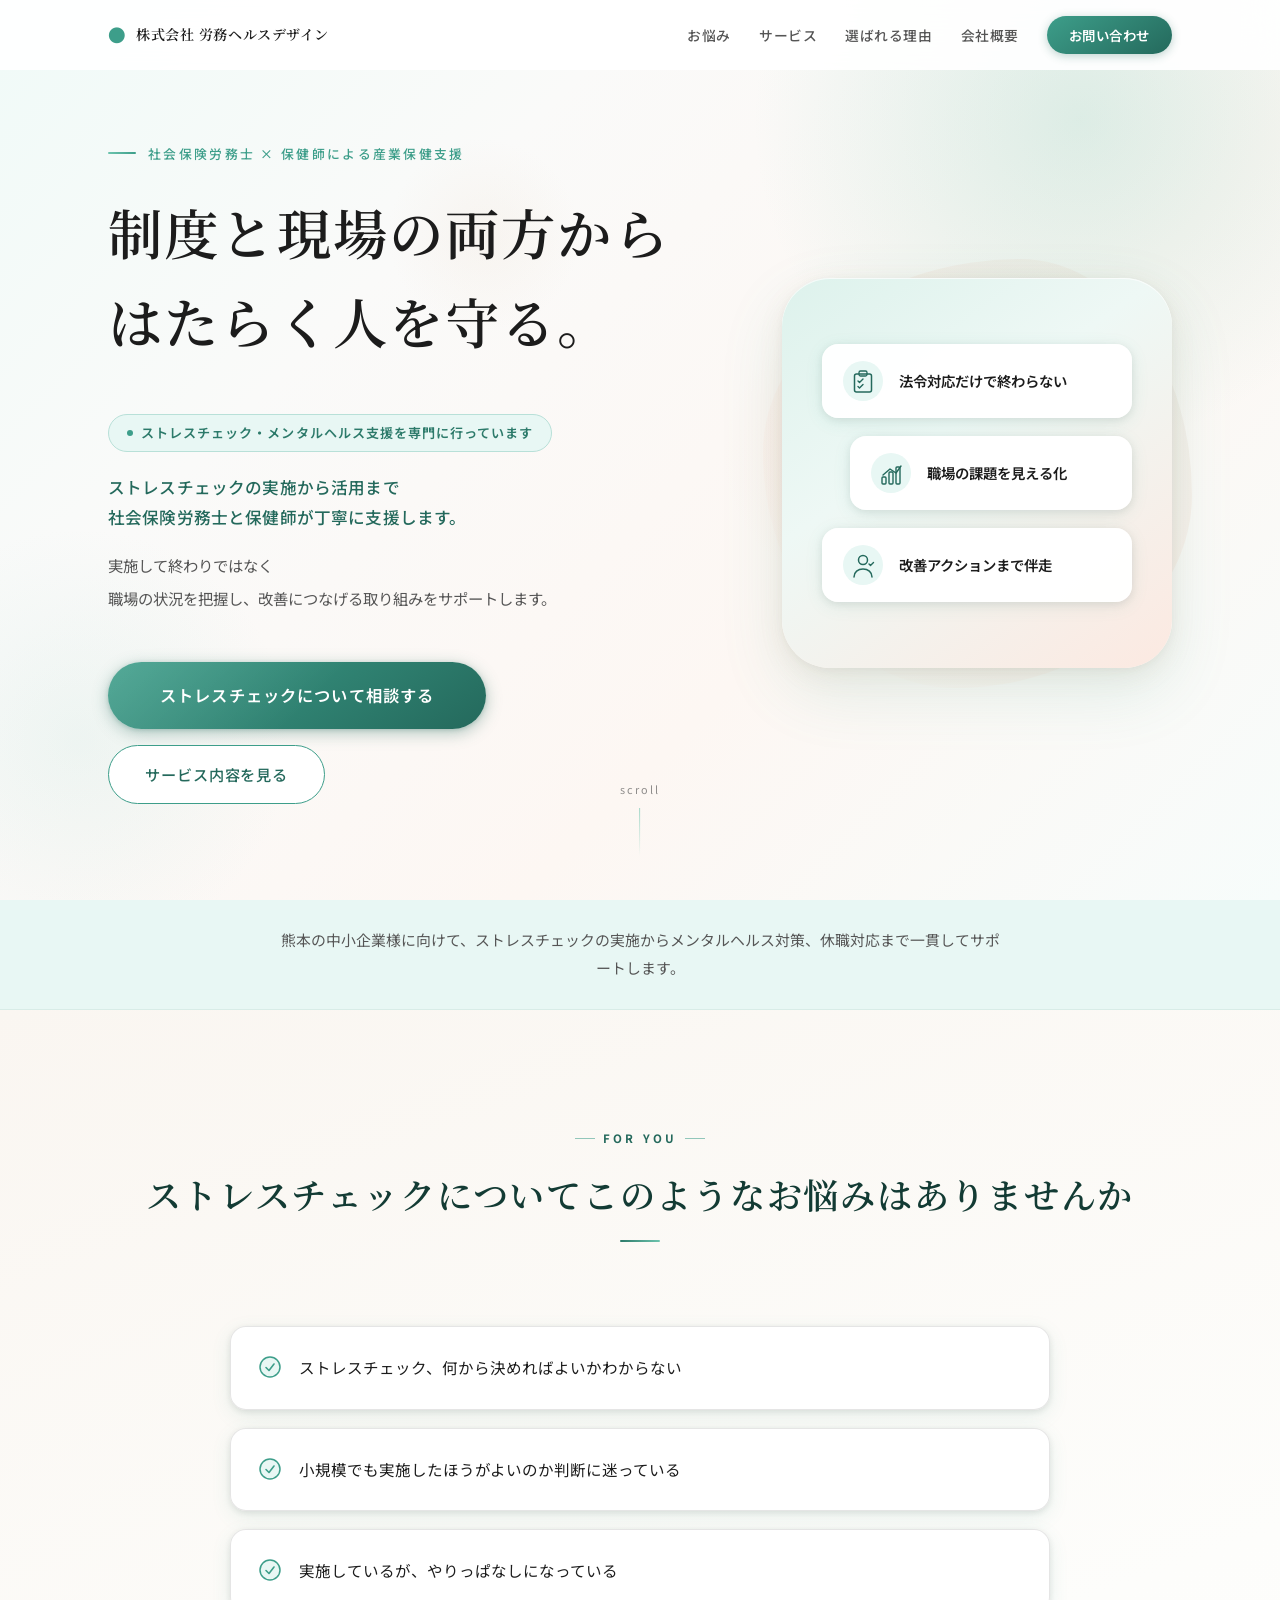
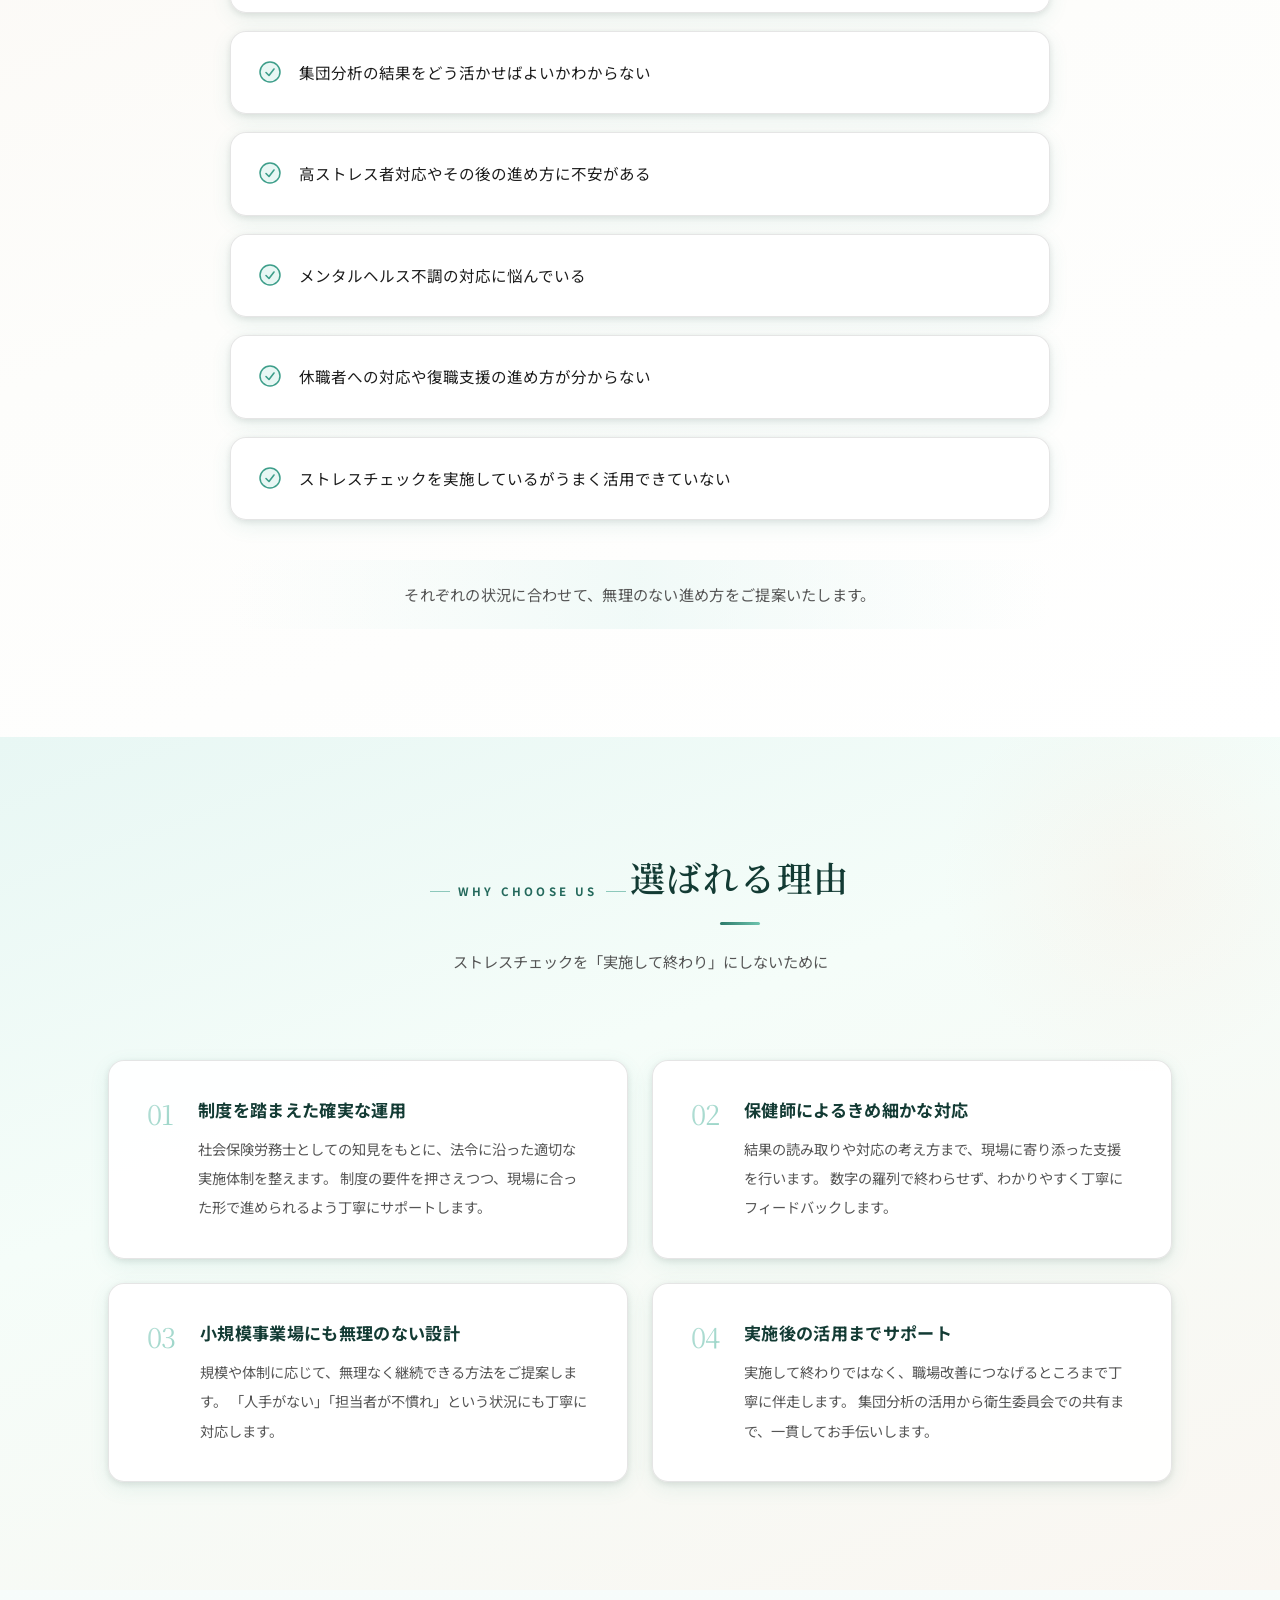
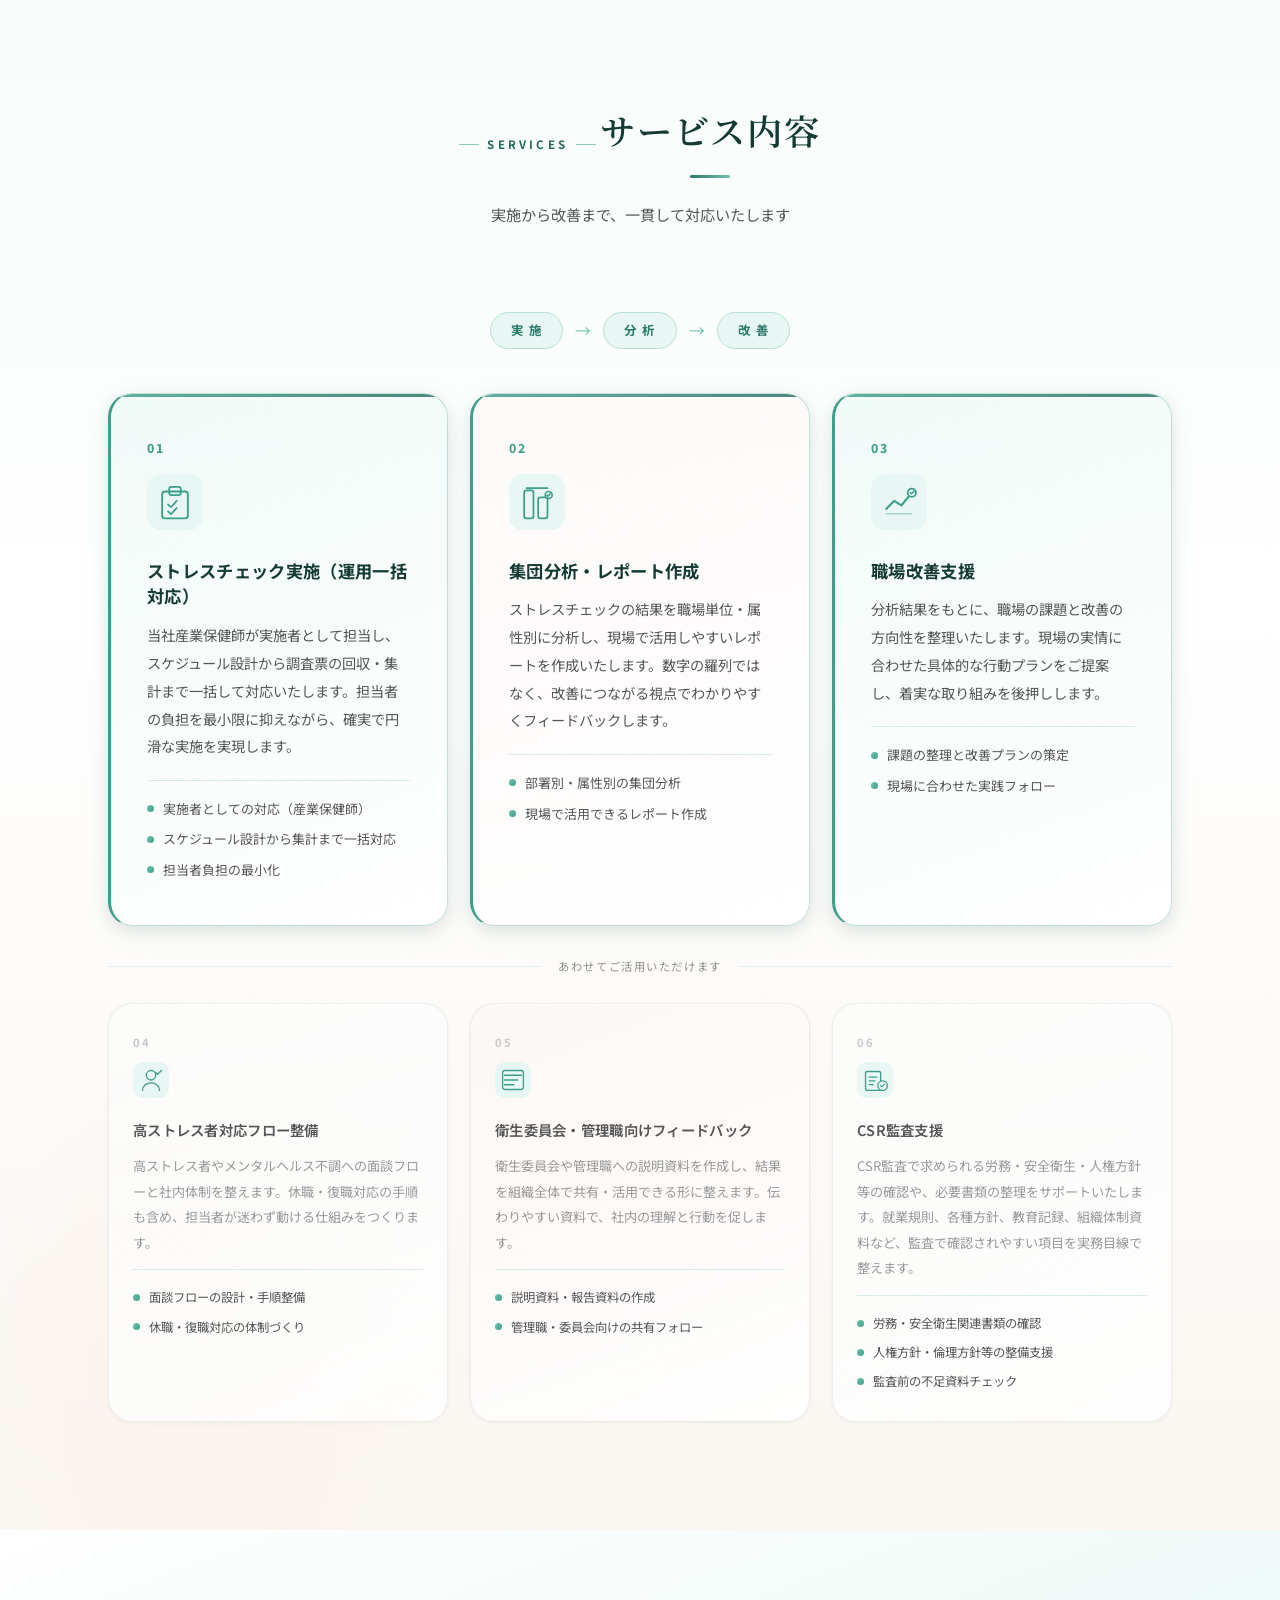
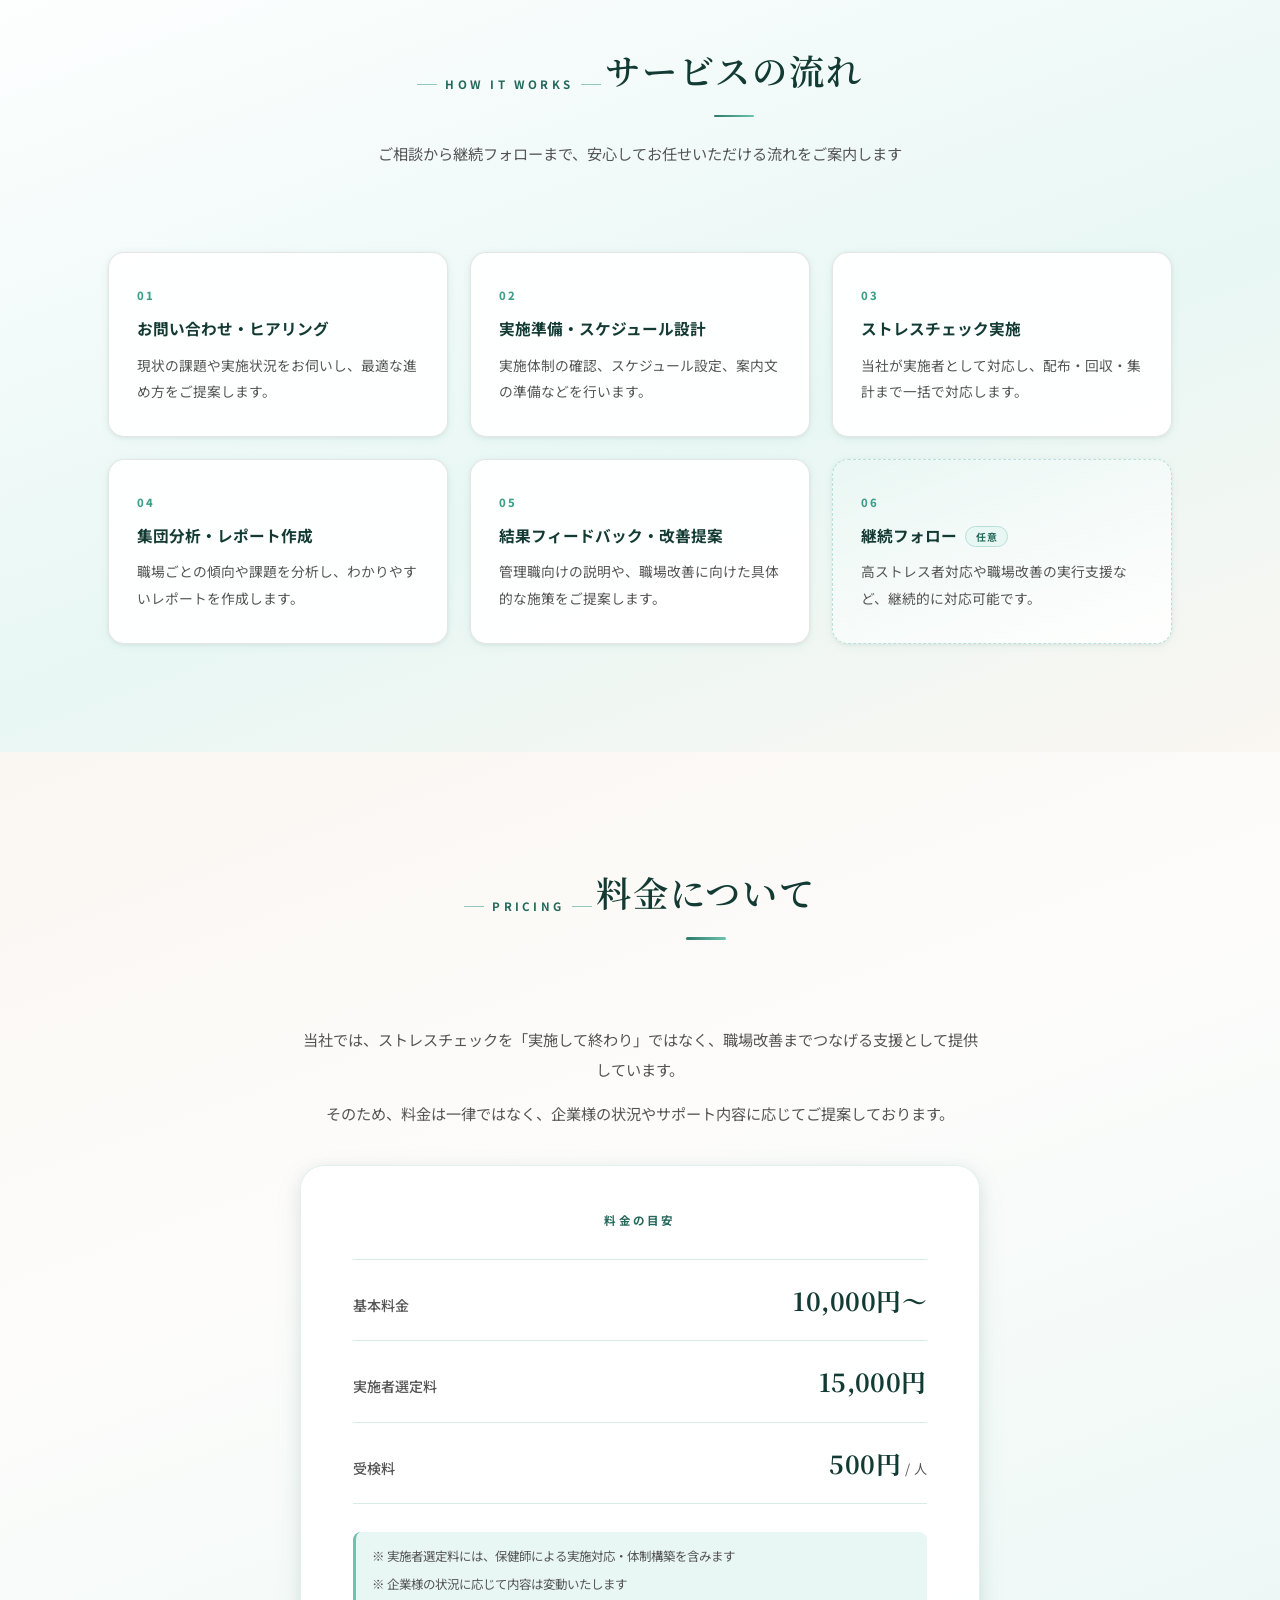
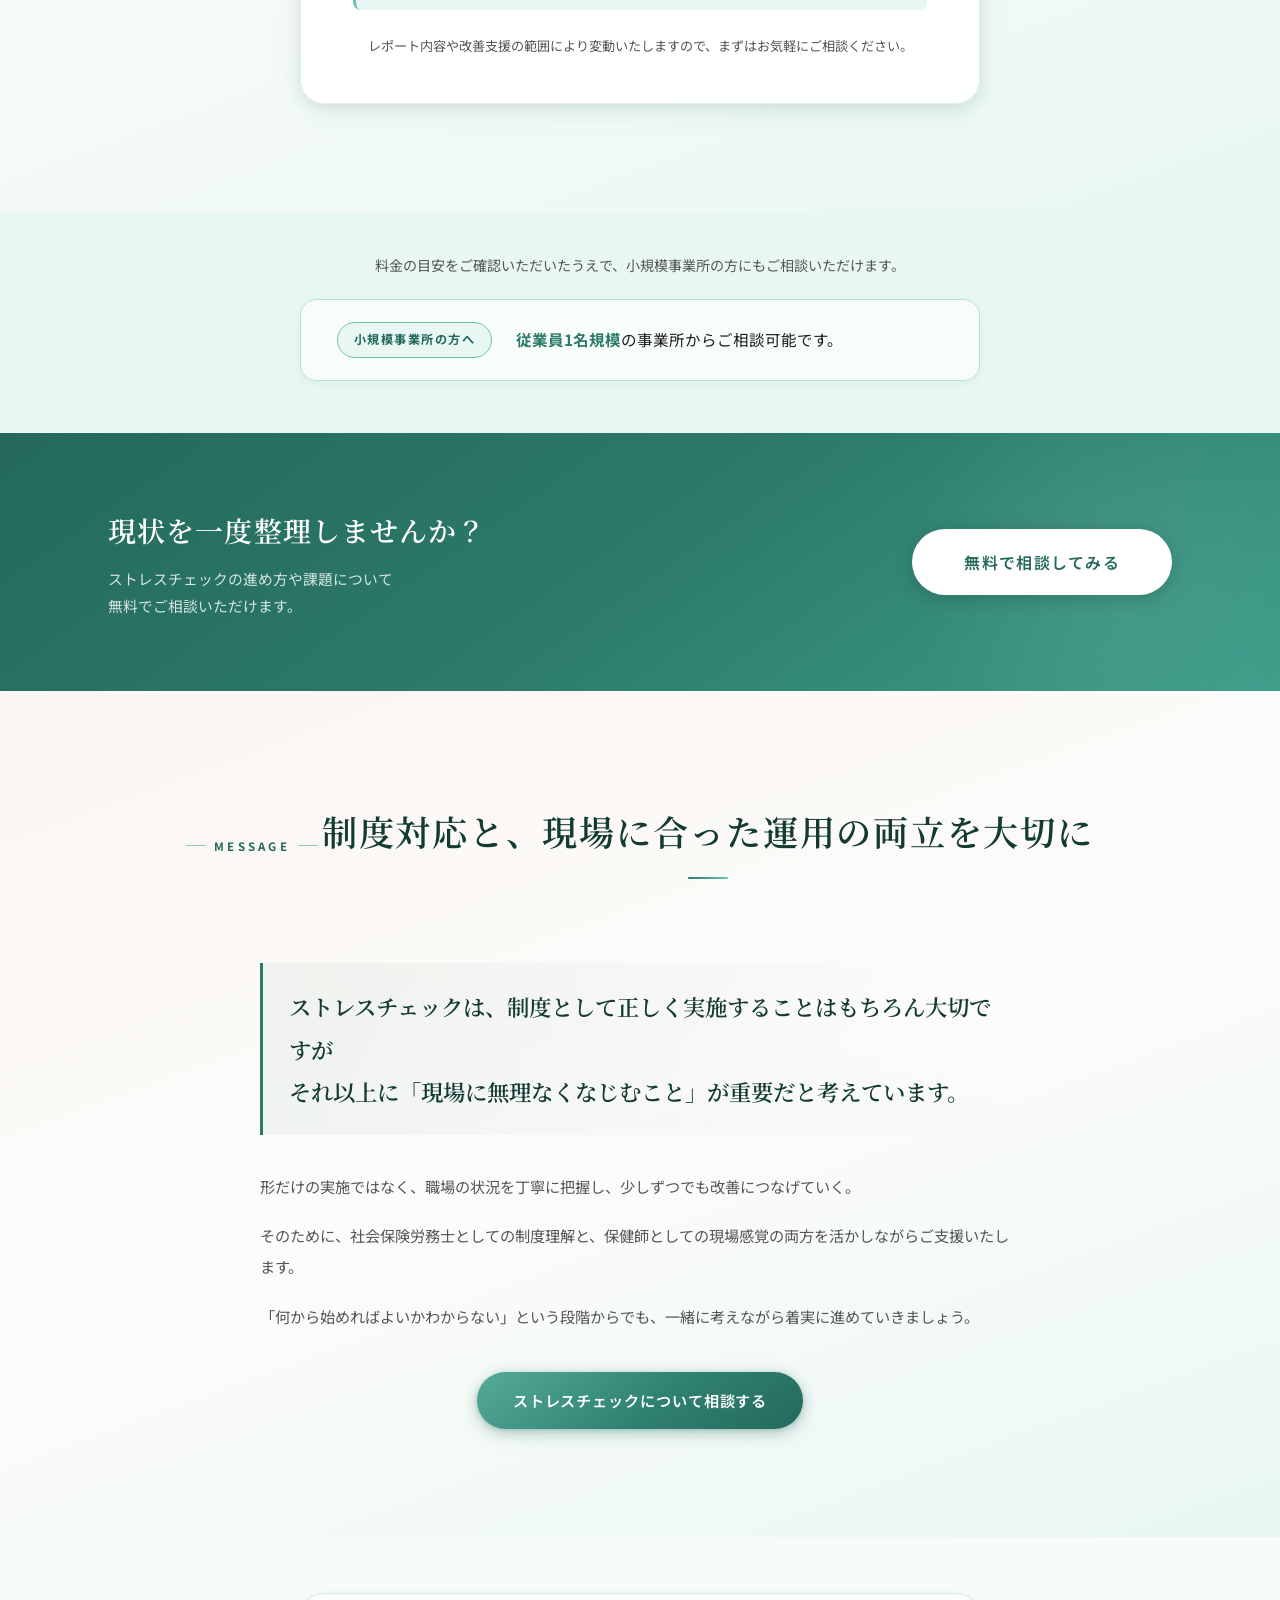
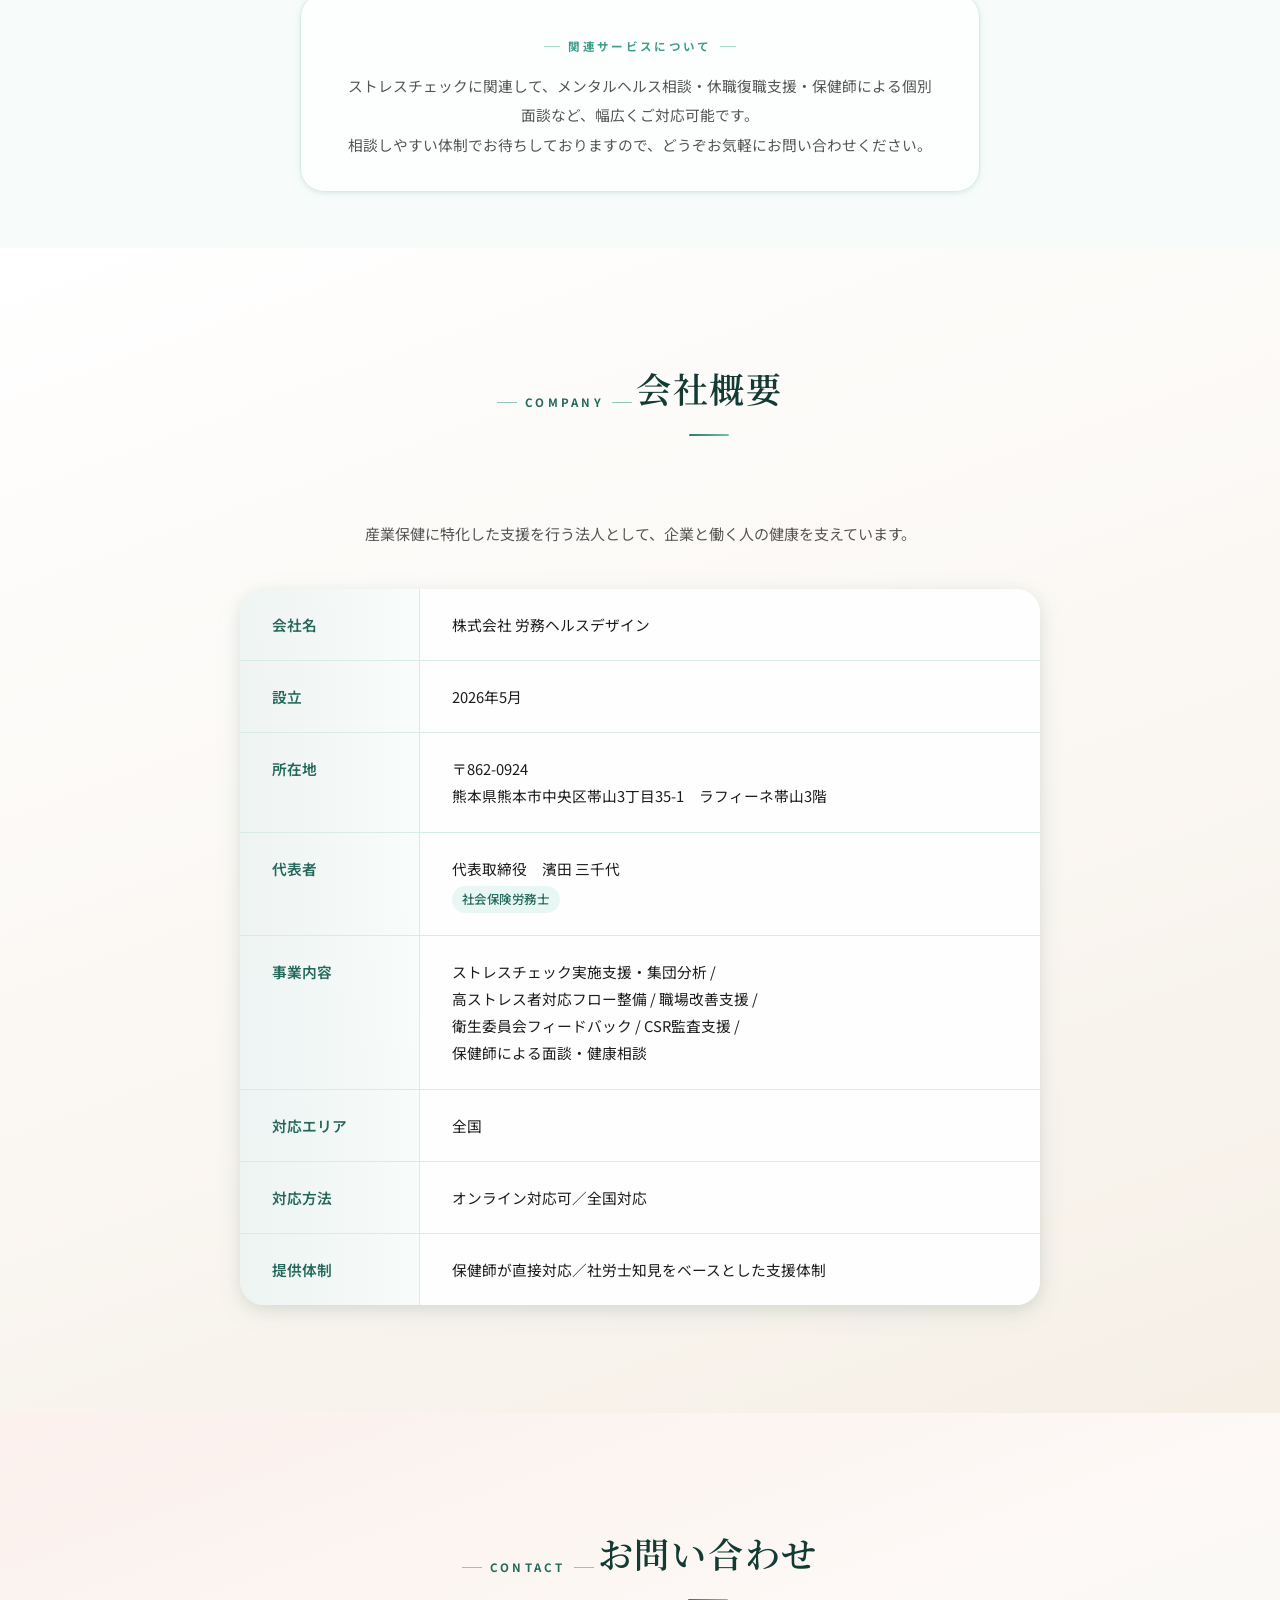
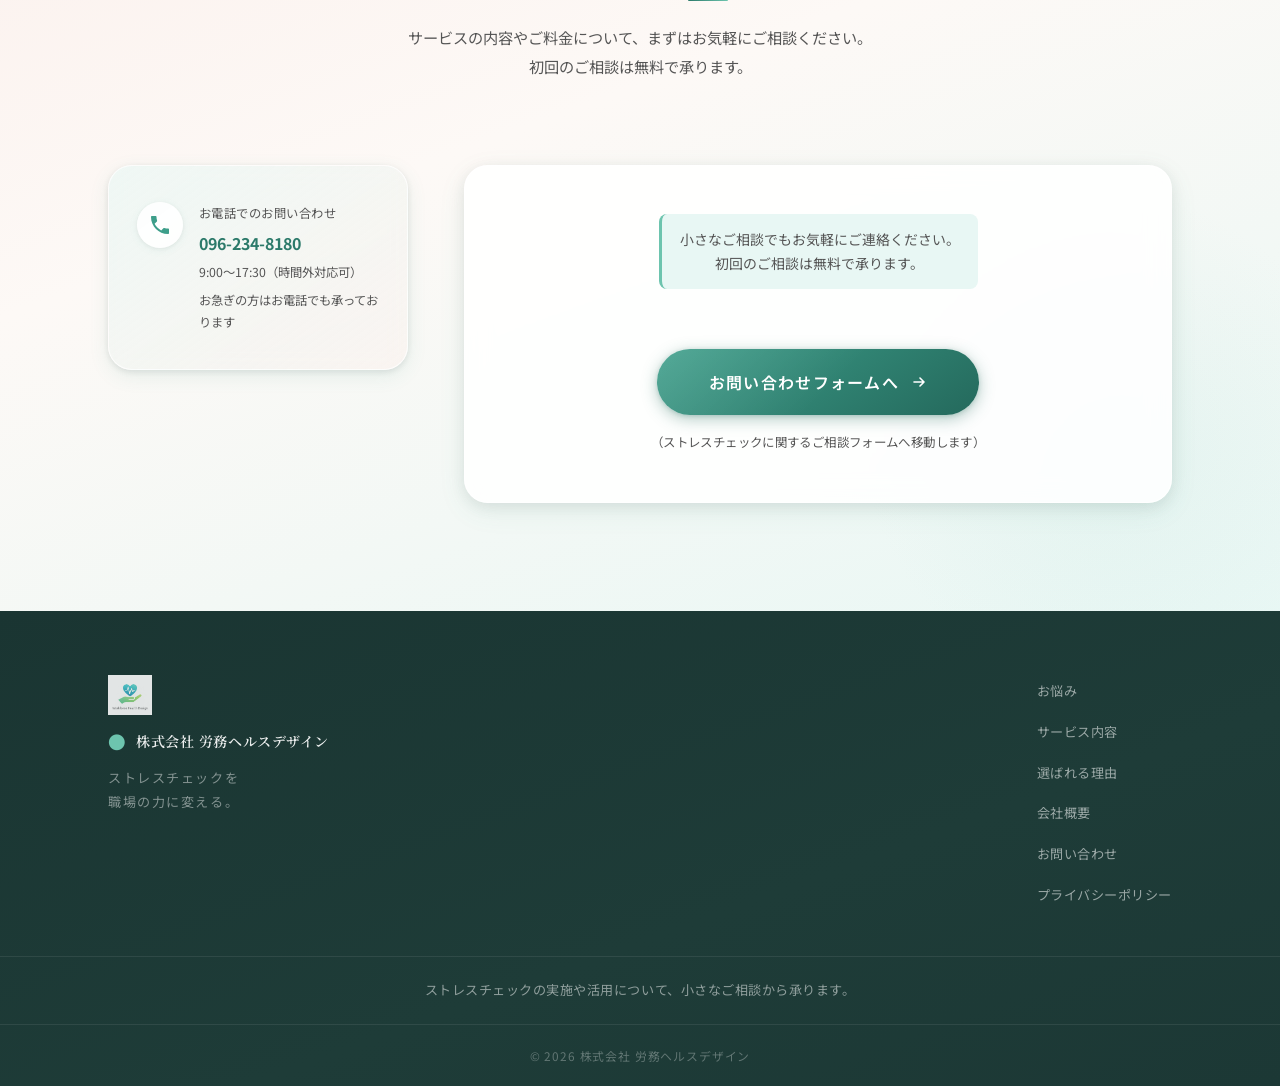
<file: index.html>
<!DOCTYPE html>
<html lang="ja">
<head>
  <meta charset="UTF-8" />
  <meta name="viewport" content="width=device-width, initial-scale=1.0" />
  <title>熊本の中小企業向けストレスチェック｜相談しやすい労務ヘルスデザイン</title>
  <meta name="description" content="熊本の中小企業様向けにストレスチェックの実施支援を行っています。メンタルヘルスや休職対応、CSR監査支援まで、相談しやすい体制でサポートします。" />

  <!-- OGP -->
  <meta property="og:type" content="website" />
  <meta property="og:site_name" content="株式会社 労務ヘルスデザイン" />
  <meta property="og:title" content="熊本の中小企業向けストレスチェック｜相談しやすい労務ヘルスデザイン" />
  <meta property="og:description" content="熊本の中小企業様向けにストレスチェックの実施支援を行っています。メンタルヘルスや休職対応、CSR監査支援まで、相談しやすい体制でサポートします。" />
  <meta property="og:url" content="https://health-design-site.vercel.app/" />

  <!-- Twitter Card -->
  <meta name="twitter:card" content="summary_large_image" />
  <meta name="twitter:title" content="熊本の中小企業向けストレスチェック｜相談しやすい労務ヘルスデザイン" />
  <meta name="twitter:description" content="熊本の中小企業様向けにストレスチェックの実施支援を行っています。メンタルヘルスや休職対応、CSR監査支援まで、相談しやすい体制でサポートします。" />

  <link rel="preconnect" href="https://fonts.googleapis.com" />
  <link rel="preconnect" href="https://fonts.gstatic.com" crossorigin />
  <link href="https://fonts.googleapis.com/css2?family=Noto+Sans+JP:wght@300;400;500;700&family=Noto+Serif+JP:wght@300;400;600&display=swap" rel="stylesheet" />
  <link rel="stylesheet" href="style.css" />
</head>
<body>

  <!-- ===== HEADER / NAV ===== -->
  <header class="header" id="header">
    <div class="container header__inner">
      <a href="#top" class="logo">
        <span class="logo__mark">●</span>
        <span class="logo__text">株式会社 労務ヘルスデザイン</span>
      </a>
      <nav class="nav" id="nav">
        <ul class="nav__list">
          <li><a href="#concerns" class="nav__link">お悩み</a></li>
          <li><a href="#services" class="nav__link">サービス</a></li>
          <li><a href="#reasons" class="nav__link">選ばれる理由</a></li>
          <li><a href="#company" class="nav__link">会社概要</a></li>
          <li><a href="#contact" class="nav__link nav__link--cta">お問い合わせ</a></li>
        </ul>
      </nav>
      <button class="hamburger" id="hamburger" aria-label="メニューを開く">
        <span></span><span></span><span></span>
      </button>
    </div>
  </header>

  <!-- ===== HERO ===== -->
  <section class="hero" id="top">
    <div class="hero__bg">
      <div class="hero__circle hero__circle--1"></div>
      <div class="hero__circle hero__circle--2"></div>
      <div class="hero__circle hero__circle--3"></div>
      <div class="hero__circle hero__circle--4"></div>
    </div>
    <div class="container hero__inner">
      <div class="hero__content">
        <p class="hero__eyebrow">社会保険労務士 × 保健師による産業保健支援</p>
        <h1 class="hero__title">
          <span class="hero__title-line">制度と現場の両方から</span><br />
          <span class="hero__title-line">はたらく人を守る。</span>
        </h1>
        <p class="hero__specialist">ストレスチェック・メンタルヘルス支援を専門に行っています</p>
        <p class="hero__subcopy">
          ストレスチェックの実施から活用まで<br />
          社会保険労務士と保健師が丁寧に支援します。
        </p>
        <p class="hero__desc">
          実施して終わりではなく<br class="pc-only" />
          職場の状況を把握し、改善につなげる取り組みをサポートします。
        </p>
        <div class="hero__actions">
          <a href="#contact" class="btn btn--primary">ストレスチェックについて相談する</a>
          <a href="#services" class="btn btn--outline">サービス内容を見る</a>
        </div>
      </div>
      <div class="hero__visual">
        <div class="hero__img-wrap">
          <div class="hero__img-placeholder">
            <div class="hero__icon-group">
              <!-- ① ストレスチェック実施 -->
              <div class="hero__icon-badge">
                <svg width="40" height="40" viewBox="0 0 40 40" fill="none" aria-hidden="true">
                  <circle cx="20" cy="20" r="20" fill="#E8F7F4"/>
                  <rect x="11.5" y="13" width="17" height="18" rx="2" stroke="#24695C" stroke-width="1.5"/>
                  <rect x="16" y="10" width="8" height="5" rx="1.5" stroke="#24695C" stroke-width="1.3"/>
                  <path d="M15 20l1.5 1.5 3.5-3.5" stroke="#24695C" stroke-width="1.4" stroke-linecap="round" stroke-linejoin="round"/>
                  <path d="M15 25.5l1.5 1.5 3.5-3.5" stroke="#24695C" stroke-width="1.4" stroke-linecap="round" stroke-linejoin="round"/>
                </svg>
                <span>法令対応だけで終わらない</span>
              </div>
              <!-- ② 集団分析・結果活用 -->
              <div class="hero__icon-badge">
                <svg width="40" height="40" viewBox="0 0 40 40" fill="none" aria-hidden="true">
                  <circle cx="20" cy="20" r="20" fill="#E8F7F4"/>
                  <rect x="11" y="24" width="4" height="7" rx="1" stroke="#24695C" stroke-width="1.4"/>
                  <rect x="18" y="19" width="4" height="12" rx="1" stroke="#24695C" stroke-width="1.4"/>
                  <rect x="25" y="14" width="4" height="17" rx="1" stroke="#24695C" stroke-width="1.4"/>
                  <path d="M12 22l7-6 6 4 5-7" stroke="#24695C" stroke-width="1.4" stroke-linecap="round" stroke-linejoin="round"/>
                </svg>
                <span>職場の課題を見える化</span>
              </div>
              <!-- ③ 高ストレス者対応 -->
              <div class="hero__icon-badge">
                <svg width="40" height="40" viewBox="0 0 40 40" fill="none" aria-hidden="true">
                  <circle cx="20" cy="20" r="20" fill="#E8F7F4"/>
                  <circle cx="20" cy="15" r="4.5" stroke="#24695C" stroke-width="1.5"/>
                  <path d="M11 32c0-5 4-8 9-8s9 3 9 8" stroke="#24695C" stroke-width="1.5" stroke-linecap="round"/>
                  <path d="M26 19l1.5 1.5 3-3" stroke="#24695C" stroke-width="1.4" stroke-linecap="round" stroke-linejoin="round"/>
                </svg>
                <span>改善アクションまで伴走</span>
              </div>
            </div>
          </div>
        </div>
      </div>
    </div>
    <div class="hero__scroll">
      <span>scroll</span>
      <div class="hero__scroll-line"></div>
    </div>
  </section>

  <!-- ===== INTRO ===== -->
  <section class="intro-band">
    <div class="container">
      <p class="intro-band__text">熊本の中小企業様に向けて、ストレスチェックの実施からメンタルヘルス対策、休職対応まで一貫してサポートします。</p>
    </div>
  </section>

  <!-- ===== CONCERNS ===== -->
  <section class="section concerns" id="concerns">
    <div class="container">
      <div class="section__head">
        <p class="section__label">For You</p>
        <h2 class="section__title">ストレスチェックについて<br class="sp-only" />このようなお悩みはありませんか</h2>
      </div>
      <div class="concerns__inner">
        <ul class="concerns__list">
          <li class="concerns__item">
            <svg width="22" height="22" viewBox="0 0 22 22" fill="none" aria-hidden="true" class="concerns__check">
              <circle cx="11" cy="11" r="10" fill="#E8F7F4" stroke="#3D9E8A" stroke-width="1.5"/>
              <path d="M7 11.5l3 3 5-6.5" stroke="#3D9E8A" stroke-width="1.6" stroke-linecap="round" stroke-linejoin="round"/>
            </svg>
            <span>ストレスチェック、何から決めればよいかわからない</span>
          </li>
          <li class="concerns__item">
            <svg width="22" height="22" viewBox="0 0 22 22" fill="none" aria-hidden="true" class="concerns__check">
              <circle cx="11" cy="11" r="10" fill="#E8F7F4" stroke="#3D9E8A" stroke-width="1.5"/>
              <path d="M7 11.5l3 3 5-6.5" stroke="#3D9E8A" stroke-width="1.6" stroke-linecap="round" stroke-linejoin="round"/>
            </svg>
            <span>小規模でも実施したほうがよいのか<br class="sp-only" />判断に迷っている</span>
          </li>
          <li class="concerns__item">
            <svg width="22" height="22" viewBox="0 0 22 22" fill="none" aria-hidden="true" class="concerns__check">
              <circle cx="11" cy="11" r="10" fill="#E8F7F4" stroke="#3D9E8A" stroke-width="1.5"/>
              <path d="M7 11.5l3 3 5-6.5" stroke="#3D9E8A" stroke-width="1.6" stroke-linecap="round" stroke-linejoin="round"/>
            </svg>
            <span>実施しているが、やりっぱなしになっている</span>
          </li>
          <li class="concerns__item">
            <svg width="22" height="22" viewBox="0 0 22 22" fill="none" aria-hidden="true" class="concerns__check">
              <circle cx="11" cy="11" r="10" fill="#E8F7F4" stroke="#3D9E8A" stroke-width="1.5"/>
              <path d="M7 11.5l3 3 5-6.5" stroke="#3D9E8A" stroke-width="1.6" stroke-linecap="round" stroke-linejoin="round"/>
            </svg>
            <span>集団分析の結果をどう活かせばよいか<br class="sp-only" />わからない</span>
          </li>
          <li class="concerns__item">
            <svg width="22" height="22" viewBox="0 0 22 22" fill="none" aria-hidden="true" class="concerns__check">
              <circle cx="11" cy="11" r="10" fill="#E8F7F4" stroke="#3D9E8A" stroke-width="1.5"/>
              <path d="M7 11.5l3 3 5-6.5" stroke="#3D9E8A" stroke-width="1.6" stroke-linecap="round" stroke-linejoin="round"/>
            </svg>
            <span>高ストレス者対応や<br class="sp-only" />その後の進め方に不安がある</span>
          </li>
          <li class="concerns__item">
            <svg width="22" height="22" viewBox="0 0 22 22" fill="none" aria-hidden="true" class="concerns__check">
              <circle cx="11" cy="11" r="10" fill="#E8F7F4" stroke="#3D9E8A" stroke-width="1.5"/>
              <path d="M7 11.5l3 3 5-6.5" stroke="#3D9E8A" stroke-width="1.6" stroke-linecap="round" stroke-linejoin="round"/>
            </svg>
            <span>メンタルヘルス不調の対応に<br class="sp-only" />悩んでいる</span>
          </li>
          <li class="concerns__item">
            <svg width="22" height="22" viewBox="0 0 22 22" fill="none" aria-hidden="true" class="concerns__check">
              <circle cx="11" cy="11" r="10" fill="#E8F7F4" stroke="#3D9E8A" stroke-width="1.5"/>
              <path d="M7 11.5l3 3 5-6.5" stroke="#3D9E8A" stroke-width="1.6" stroke-linecap="round" stroke-linejoin="round"/>
            </svg>
            <span>休職者への対応や<br class="sp-only" />復職支援の進め方が分からない</span>
          </li>
          <li class="concerns__item">
            <svg width="22" height="22" viewBox="0 0 22 22" fill="none" aria-hidden="true" class="concerns__check">
              <circle cx="11" cy="11" r="10" fill="#E8F7F4" stroke="#3D9E8A" stroke-width="1.5"/>
              <path d="M7 11.5l3 3 5-6.5" stroke="#3D9E8A" stroke-width="1.6" stroke-linecap="round" stroke-linejoin="round"/>
            </svg>
            <span>ストレスチェックを実施しているが<br class="sp-only" />うまく活用できていない</span>
          </li>
        </ul>
        <p class="concerns__closing">
          それぞれの状況に合わせて、無理のない進め方をご提案いたします。
        </p>
      </div>
    </div>
  </section>

  <!-- ===== REASONS ===== -->
  <section class="section reasons" id="reasons">
    <div class="container">
      <div class="section__head">
        <p class="section__label">Why Choose Us</p>
        <h2 class="section__title">選ばれる理由</h2>
        <p class="section__sub">ストレスチェックを「実施して終わり」にしないために</p>
      </div>
      <div class="reasons__grid">

        <div class="reason-item fade-up">
          <div class="reason-item__num">01</div>
          <div class="reason-item__body">
            <h3 class="reason-item__title">制度を踏まえた確実な運用</h3>
            <p class="reason-item__text">
              社会保険労務士としての知見をもとに、法令に沿った適切な実施体制を整えます。
              制度の要件を押さえつつ、現場に合った形で進められるよう丁寧にサポートします。
            </p>
          </div>
        </div>

        <div class="reason-item fade-up fade-up-delay-1">
          <div class="reason-item__num">02</div>
          <div class="reason-item__body">
            <h3 class="reason-item__title">保健師によるきめ細かな対応</h3>
            <p class="reason-item__text">
              結果の読み取りや対応の考え方まで、現場に寄り添った支援を行います。
              数字の羅列で終わらせず、わかりやすく丁寧にフィードバックします。
            </p>
          </div>
        </div>

        <div class="reason-item fade-up fade-up-delay-2">
          <div class="reason-item__num">03</div>
          <div class="reason-item__body">
            <h3 class="reason-item__title">小規模事業場にも無理のない設計</h3>
            <p class="reason-item__text">
              規模や体制に応じて、無理なく継続できる方法をご提案します。
              「人手がない」「担当者が不慣れ」という状況にも丁寧に対応します。
            </p>
          </div>
        </div>

        <div class="reason-item fade-up fade-up-delay-3">
          <div class="reason-item__num">04</div>
          <div class="reason-item__body">
            <h3 class="reason-item__title">実施後の活用までサポート</h3>
            <p class="reason-item__text">
              実施して終わりではなく、職場改善につなげるところまで丁寧に伴走します。
              集団分析の活用から衛生委員会での共有まで、一貫してお手伝いします。
            </p>
          </div>
        </div>

      </div>
    </div>
  </section>

  <!-- ===== SERVICES ===== -->
  <section class="section services" id="services">
    <div class="container">
      <div class="section__head">
        <p class="section__label">Services</p>
        <h2 class="section__title">サービス内容</h2>
        <p class="section__sub">実施から改善まで、一貫して対応いたします</p>
      </div>
      <div class="services__flow-bar" aria-hidden="true">
        <span class="services__flow-bar__step">実 施</span>
        <span class="services__flow-bar__arrow">→</span>
        <span class="services__flow-bar__step">分 析</span>
        <span class="services__flow-bar__arrow">→</span>
        <span class="services__flow-bar__step">改 善</span>
      </div>
      <div class="services__grid">

        <div class="service-card service-card--main">
          <div class="service-card__num">01</div>
          <div class="service-card__icon">
            <svg width="48" height="48" viewBox="0 0 48 48" fill="none" aria-hidden="true">
              <rect width="48" height="48" rx="12" fill="#E8F7F4"/>
              <rect x="13" y="15" width="22" height="23" rx="2.5" stroke="#3D9E8A" stroke-width="1.6"/>
              <rect x="19" y="11" width="10" height="7" rx="2" stroke="#3D9E8A" stroke-width="1.5"/>
              <path d="M18 26l2.5 2.5 5-5.5" stroke="#3D9E8A" stroke-width="1.5" stroke-linecap="round" stroke-linejoin="round"/>
              <path d="M18 32l2.5 2.5 5-5.5" stroke="#3D9E8A" stroke-width="1.5" stroke-linecap="round" stroke-linejoin="round"/>
            </svg>
          </div>
          <h3 class="service-card__title">ストレスチェック実施（運用一括対応）</h3>
          <p class="service-card__text">
            当社産業保健師が実施者として担当し、スケジュール設計から調査票の回収・集計まで一括して対応いたします。担当者の負担を最小限に抑えながら、確実で円滑な実施を実現します。
          </p>
          <ul class="service-card__list">
            <li>実施者としての対応（産業保健師）</li>
            <li>スケジュール設計から集計まで一括対応</li>
            <li>担当者負担の最小化</li>
          </ul>
        </div>

        <div class="service-card service-card--main">
          <div class="service-card__num">02</div>
          <div class="service-card__icon">
            <svg width="48" height="48" viewBox="0 0 48 48" fill="none" aria-hidden="true">
              <rect width="48" height="48" rx="12" fill="#E8F7F4"/>
              <rect x="13" y="14" width="8" height="24" rx="2" stroke="#3D9E8A" stroke-width="1.5"/>
              <rect x="25" y="20" width="8" height="18" rx="2" stroke="#3D9E8A" stroke-width="1.5"/>
              <path d="M15 12h18" stroke="#3D9E8A" stroke-width="1.5" stroke-linecap="round"/>
              <circle cx="34" cy="18" r="3" stroke="#3D9E8A" stroke-width="1.4"/>
              <path d="M32.5 18l1 1 2-2" stroke="#3D9E8A" stroke-width="1.3" stroke-linecap="round" stroke-linejoin="round"/>
            </svg>
          </div>
          <h3 class="service-card__title">集団分析・レポート作成</h3>
          <p class="service-card__text">
            ストレスチェックの結果を職場単位・属性別に分析し、現場で活用しやすいレポートを作成いたします。数字の羅列ではなく、改善につながる視点でわかりやすくフィードバックします。
          </p>
          <ul class="service-card__list">
            <li>部署別・属性別の集団分析</li>
            <li>現場で活用できるレポート作成</li>
          </ul>
        </div>

        <div class="service-card service-card--main">
          <div class="service-card__num">03</div>
          <div class="service-card__icon">
            <svg width="48" height="48" viewBox="0 0 48 48" fill="none" aria-hidden="true">
              <rect width="48" height="48" rx="12" fill="#E8F7F4"/>
              <path d="M13 34h22" stroke="#3D9E8A" stroke-width="1.3" stroke-linecap="round" opacity=".4"/>
              <path d="M13 30l7-7 6 4 9-11" stroke="#3D9E8A" stroke-width="1.8" stroke-linecap="round" stroke-linejoin="round"/>
              <circle cx="35" cy="16" r="3.5" fill="#E8F7F4" stroke="#3D9E8A" stroke-width="1.5"/>
              <path d="M33.8 16l1 1 2.4-2.4" stroke="#3D9E8A" stroke-width="1.3" stroke-linecap="round" stroke-linejoin="round"/>
            </svg>
          </div>
          <h3 class="service-card__title">職場改善支援</h3>
          <p class="service-card__text">
            分析結果をもとに、職場の課題と改善の方向性を整理いたします。現場の実情に合わせた具体的な行動プランをご提案し、着実な取り組みを後押しします。
          </p>
          <ul class="service-card__list">
            <li>課題の整理と改善プランの策定</li>
            <li>現場に合わせた実践フォロー</li>
          </ul>
        </div>

        <div class="services__divider" aria-hidden="true">
          <span>あわせてご活用いただけます</span>
        </div>

        <div class="service-card service-card--sub">
          <div class="service-card__num">04</div>
          <div class="service-card__icon">
            <svg width="38" height="38" viewBox="0 0 38 38" fill="none" aria-hidden="true">
              <rect width="38" height="38" rx="10" fill="#E8F7F4"/>
              <circle cx="19" cy="14" r="5" stroke="#3D9E8A" stroke-width="1.4"/>
              <path d="M10 30c0-4.4 4-8 9-8s9 3.6 9 8" stroke="#3D9E8A" stroke-width="1.4" stroke-linecap="round"/>
              <path d="M24 11l2 2 4-4" stroke="#3D9E8A" stroke-width="1.4" stroke-linecap="round" stroke-linejoin="round"/>
            </svg>
          </div>
          <h3 class="service-card__title">高ストレス者対応フロー整備</h3>
          <p class="service-card__text">
            高ストレス者やメンタルヘルス不調への面談フローと社内体制を整えます。休職・復職対応の手順も含め、担当者が迷わず動ける仕組みをつくります。
          </p>
          <ul class="service-card__list">
            <li>面談フローの設計・手順整備</li>
            <li>休職・復職対応の体制づくり</li>
          </ul>
        </div>

        <div class="service-card service-card--sub">
          <div class="service-card__num">05</div>
          <div class="service-card__icon">
            <svg width="38" height="38" viewBox="0 0 38 38" fill="none" aria-hidden="true">
              <rect width="38" height="38" rx="10" fill="#E8F7F4"/>
              <path d="M10 14h18M10 19h14M10 24h10" stroke="#3D9E8A" stroke-width="1.4" stroke-linecap="round"/>
              <rect x="8" y="9" width="22" height="20" rx="2.5" stroke="#3D9E8A" stroke-width="1.4"/>
            </svg>
          </div>
          <h3 class="service-card__title">衛生委員会・管理職向けフィードバック</h3>
          <p class="service-card__text">
            衛生委員会や管理職への説明資料を作成し、結果を組織全体で共有・活用できる形に整えます。伝わりやすい資料で、社内の理解と行動を促します。
          </p>
          <ul class="service-card__list">
            <li>説明資料・報告資料の作成</li>
            <li>管理職・委員会向けの共有フォロー</li>
          </ul>
        </div>

        <div class="service-card service-card--sub">
          <div class="service-card__num">06</div>
          <div class="service-card__icon">
            <svg width="38" height="38" viewBox="0 0 38 38" fill="none" aria-hidden="true">
              <rect width="38" height="38" rx="10" fill="#E8F7F4"/>
              <rect x="9" y="10" width="16" height="20" rx="2" stroke="#3D9E8A" stroke-width="1.4"/>
              <path d="M13 16h8M13 20h6M13 24h4" stroke="#3D9E8A" stroke-width="1.3" stroke-linecap="round"/>
              <circle cx="27" cy="25" r="5" fill="#E8F7F4" stroke="#3D9E8A" stroke-width="1.4"/>
              <path d="M25 25l1.2 1.2 2.8-2.8" stroke="#3D9E8A" stroke-width="1.3" stroke-linecap="round" stroke-linejoin="round"/>
            </svg>
          </div>
          <h3 class="service-card__title">CSR監査支援</h3>
          <p class="service-card__text">
            CSR監査で求められる労務・安全衛生・人権方針等の確認や、必要書類の整理をサポートいたします。就業規則、各種方針、教育記録、組織体制資料など、監査で確認されやすい項目を実務目線で整えます。
          </p>
          <ul class="service-card__list">
            <li>労務・安全衛生関連書類の確認</li>
            <li>人権方針・倫理方針等の整備支援</li>
            <li>監査前の不足資料チェック</li>
          </ul>
        </div>

      </div>
    </div>
  </section>

  <!-- ===== SERVICE FLOW ===== -->
  <section class="section flow-section" id="flow">
    <div class="container">
      <div class="section__head">
        <p class="section__label">How it Works</p>
        <h2 class="section__title">サービスの流れ</h2>
        <p class="section__sub">ご相談から継続フォローまで、安心してお任せいただける流れをご案内します</p>
      </div>
      <div class="flow-steps">
        <div class="flow-step">
          <span class="flow-step__num">01</span>
          <h3 class="flow-step__title">お問い合わせ・ヒアリング</h3>
          <p class="flow-step__text">現状の課題や実施状況をお伺いし、最適な進め方をご提案します。</p>
        </div>
        <div class="flow-step">
          <span class="flow-step__num">02</span>
          <h3 class="flow-step__title">実施準備・スケジュール設計</h3>
          <p class="flow-step__text">実施体制の確認、スケジュール設定、案内文の準備などを行います。</p>
        </div>
        <div class="flow-step">
          <span class="flow-step__num">03</span>
          <h3 class="flow-step__title">ストレスチェック実施</h3>
          <p class="flow-step__text">当社が実施者として対応し、配布・回収・集計まで一括で対応します。</p>
        </div>
        <div class="flow-step">
          <span class="flow-step__num">04</span>
          <h3 class="flow-step__title">集団分析・レポート作成</h3>
          <p class="flow-step__text">職場ごとの傾向や課題を分析し、わかりやすいレポートを作成します。</p>
        </div>
        <div class="flow-step">
          <span class="flow-step__num">05</span>
          <h3 class="flow-step__title">結果フィードバック・改善提案</h3>
          <p class="flow-step__text">管理職向けの説明や、職場改善に向けた具体的な施策をご提案します。</p>
        </div>
        <div class="flow-step flow-step--optional">
          <span class="flow-step__num">06</span>
          <h3 class="flow-step__title">継続フォロー<span class="flow-step__badge">任意</span></h3>
          <p class="flow-step__text">高ストレス者対応や職場改善の実行支援など、継続的に対応可能です。</p>
        </div>
      </div>
    </div>
  </section>

  <!-- ===== PRICING ===== -->
  <section class="section pricing" id="pricing">
    <div class="container">
      <div class="section__head">
        <p class="section__label">Pricing</p>
        <h2 class="section__title">料金について</h2>
      </div>
      <div class="pricing__inner">
        <div class="pricing__lead">
          <p>当社では、ストレスチェックを「実施して終わり」ではなく、職場改善までつなげる支援として提供しています。</p>
          <p>そのため、料金は一律ではなく、企業様の状況やサポート内容に応じてご提案しております。</p>
        </div>
        <div class="pricing__card">
          <p class="pricing__card-label">料金の目安</p>
          <ul class="pricing__list">
            <li class="pricing__item">
              <span class="pricing__item-label">基本料金</span>
              <span class="pricing__item-value">10,000円〜</span>
            </li>
            <li class="pricing__item">
              <span class="pricing__item-label">実施者選定料</span>
              <span class="pricing__item-value">15,000円</span>
            </li>
            <li class="pricing__item">
              <span class="pricing__item-label">受検料</span>
              <span class="pricing__item-value">500円<span class="pricing__item-unit"> / 人</span></span>
            </li>
          </ul>
          <ul class="pricing__remarks">
            <li>※ 実施者選定料には、保健師による実施対応・体制構築を含みます</li>
            <li>※ 企業様の状況に応じて内容は変動いたします</li>
          </ul>
          <p class="pricing__card-note">レポート内容や改善支援の範囲により変動いたしますので、まずはお気軽にご相談ください。</p>
        </div>
      </div>
    </div>
  </section>

  <!-- ===== SMALL BUSINESS CALLOUT ===== -->
  <section class="smb-callout">
    <div class="container">
      <p class="smb-callout__lead">料金の目安をご確認いただいたうえで、小規模事業所の方にもご相談いただけます。</p>
      <div class="smb-callout__box">
        <span class="smb-callout__tag">小規模事業所の方へ</span>
        <p class="smb-callout__text"><span class="smb-callout__highlight">従業員1名規模</span>の事業所からご相談可能です。</p>
      </div>
    </div>
  </section>

  <!-- ===== PRICING CTA ===== -->
  <section class="pricing-cta">
    <div class="container">
      <div class="pricing-cta__inner">
        <div class="pricing-cta__text">
          <h2 class="pricing-cta__title">現状を一度整理しませんか？</h2>
          <p class="pricing-cta__sub">ストレスチェックの進め方や課題について<br />無料でご相談いただけます。</p>
        </div>
        <a href="#contact" class="btn btn--primary btn--lg pricing-cta__btn">無料で相談してみる</a>
      </div>
    </div>
  </section>

  <!-- ===== MESSAGE ===== -->
  <section class="section message" id="message">
    <div class="container">
      <div class="section__head">
        <p class="section__label">Message</p>
        <h2 class="section__title">制度対応と、現場に合った運用の両立を大切に</h2>
      </div>
      <div class="message__inner">
        <p class="message__lead">
          ストレスチェックは、制度として正しく実施することはもちろん大切ですが<br class="pc-only" />
          それ以上に「現場に無理なくなじむこと」が重要だと考えています。
        </p>
        <p class="message__body">
          形だけの実施ではなく、職場の状況を丁寧に把握し、少しずつでも改善につなげていく。
        </p>
        <p class="message__body">
          そのために、社会保険労務士としての制度理解と、保健師としての現場感覚の両方を活かしながらご支援いたします。
        </p>
        <p class="message__body">
          「何から始めればよいかわからない」という段階からでも、一緒に考えながら着実に進めていきましょう。
        </p>
        <div class="message__actions">
          <a href="#contact" class="btn btn--primary">ストレスチェックについて相談する</a>
        </div>
      </div>
    </div>
  </section>

  <!-- ===== SUPPLEMENTARY ===== -->
  <section class="supplementary" id="supplementary">
    <div class="container">
      <div class="supplementary__inner">
        <p class="supplementary__label">関連サービスについて</p>
        <p class="supplementary__text">
          ストレスチェックに関連して、メンタルヘルス相談・休職復職支援・保健師による個別面談など、幅広くご対応可能です。<br />
          相談しやすい体制でお待ちしておりますので、どうぞお気軽にお問い合わせください。
        </p>
      </div>
    </div>
  </section>

  <!-- ===== COMPANY ===== -->
  <section class="section company" id="company">
    <div class="container">
      <div class="section__head">
        <p class="section__label">Company</p>
        <h2 class="section__title">会社概要</h2>
      </div>
      <div class="company__inner">
        <p class="company__intro">産業保健に特化した支援を行う法人として、企業と働く人の健康を支えています。</p>
        <table class="company__table">
          <tbody>
            <tr>
              <th>会社名</th>
              <td>株式会社 労務ヘルスデザイン</td>
            </tr>
            <tr>
              <th>設立</th>
              <td>2026年5月</td>
            </tr>
            <tr>
              <th>所在地</th>
              <td>〒862-0924<br />熊本県熊本市中央区帯山3丁目35-1　ラフィーネ帯山3階</td>
            </tr>
            <tr>
              <th>代表者</th>
              <td>代表取締役　濱田 三千代<br /><span class="company__td-note">社会保険労務士</span></td>
            </tr>
            <tr>
              <th>事業内容</th>
              <td>
                ストレスチェック実施支援・集団分析 /<br />
                高ストレス者対応フロー整備 / 職場改善支援 /<br />
                衛生委員会フィードバック / CSR監査支援 /<br />
                保健師による面談・健康相談
              </td>
            </tr>
            <tr>
              <th>対応エリア</th>
              <td>全国</td>
            </tr>
            <tr>
              <th>対応方法</th>
              <td>オンライン対応可／全国対応</td>
            </tr>
            <tr>
              <th>提供体制</th>
              <td>保健師が直接対応／社労士知見をベースとした支援体制</td>
            </tr>
          </tbody>
        </table>
      </div>
    </div>
  </section>

  <!-- ===== CONTACT ===== -->
  <section class="section contact" id="contact">
    <div class="container">
      <div class="section__head">
        <p class="section__label">Contact</p>
        <h2 class="section__title">お問い合わせ</h2>
        <p class="section__sub">
          サービスの内容やご料金について、まずはお気軽にご相談ください。<br />
          初回のご相談は無料で承ります。
        </p>
      </div>
      <div class="contact__inner">
        <div class="contact__info">
          <div class="contact__info-item">
            <div class="contact__info-icon">
              <svg width="24" height="24" viewBox="0 0 24 24" fill="none" aria-hidden="true">
                <path d="M6.6 10.8c1.4 2.8 3.8 5.1 6.6 6.6l2.2-2.2c.3-.3.7-.4 1-.2 1.1.4 2.3.6 3.6.6.6 0 1 .4 1 1V20c0 .6-.4 1-1 1-9.4 0-17-7.6-17-17 0-.6.4-1 1-1h3.5c.6 0 1 .4 1 1 0 1.3.2 2.5.6 3.6.1.3 0 .7-.2 1L6.6 10.8z" fill="#3D9E8A"/>
              </svg>
            </div>
            <div>
              <p class="contact__info-label">お電話でのお問い合わせ</p>
              <p class="contact__info-value">096-234-8180</p>
              <p class="contact__info-note">9:00〜17:30（時間外対応可）</p>
              <p class="contact__info-note" style="margin-top:6px;">お急ぎの方はお電話でも承っております</p>
            </div>
          </div>
        </div>

        <div class="contact__form contact__form--external">
          <p class="contact__form-note">小さなご相談でもお気軽にご連絡ください。<br />初回のご相談は無料で承ります。</p>
          <div class="contact__ext-action">
            <a href="https://form.run/@hamada-health" target="_blank" rel="noopener noreferrer" class="btn btn--primary btn--lg">
              お問い合わせフォームへ
              <svg width="16" height="16" viewBox="0 0 16 16" fill="none" aria-hidden="true" style="margin-left:4px;vertical-align:-2px;">
                <path d="M3 8h10M9 4l4 4-4 4" stroke="currentColor" stroke-width="1.6" stroke-linecap="round" stroke-linejoin="round"/>
              </svg>
            </a>
            <p class="contact__ext-note">（ストレスチェックに関するご相談フォームへ移動します）</p>
          </div>
        </div>
      </div>
    </div>
  </section>

  <!-- ===== FOOTER ===== -->
  <footer class="footer">
    <div class="container footer__inner">
      <div class="footer__brand">
        <div class="footer-logo">
          <img src="./logo.png" alt="株式会社 労務ヘルスデザイン">
        </div>
        <a href="#top" class="logo logo--white">
          <span class="logo__mark">●</span>
          <span class="logo__text">株式会社 労務ヘルスデザイン</span>
        </a>
        <p class="footer__tagline">ストレスチェックを<br />職場の力に変える。</p>
      </div>
      <nav class="footer__nav">
        <ul>
          <li><a href="#concerns">お悩み</a></li>
          <li><a href="#services">サービス内容</a></li>
          <li><a href="#reasons">選ばれる理由</a></li>
          <li><a href="#company">会社概要</a></li>
          <li><a href="#contact">お問い合わせ</a></li>
          <li><a href="./privacy.html">プライバシーポリシー</a></li>
        </ul>
      </nav>
    </div>
    <div class="footer__contact-note">
      <div class="container">
        <p>ストレスチェックの実施や活用について、小さなご相談から承ります。</p>
      </div>
    </div>
    <div class="footer__bottom">
      <p>&copy; 2026 株式会社 労務ヘルスデザイン</p>
    </div>
  </footer>

  <script src="main.js"></script>
</body>
</html>
</file>
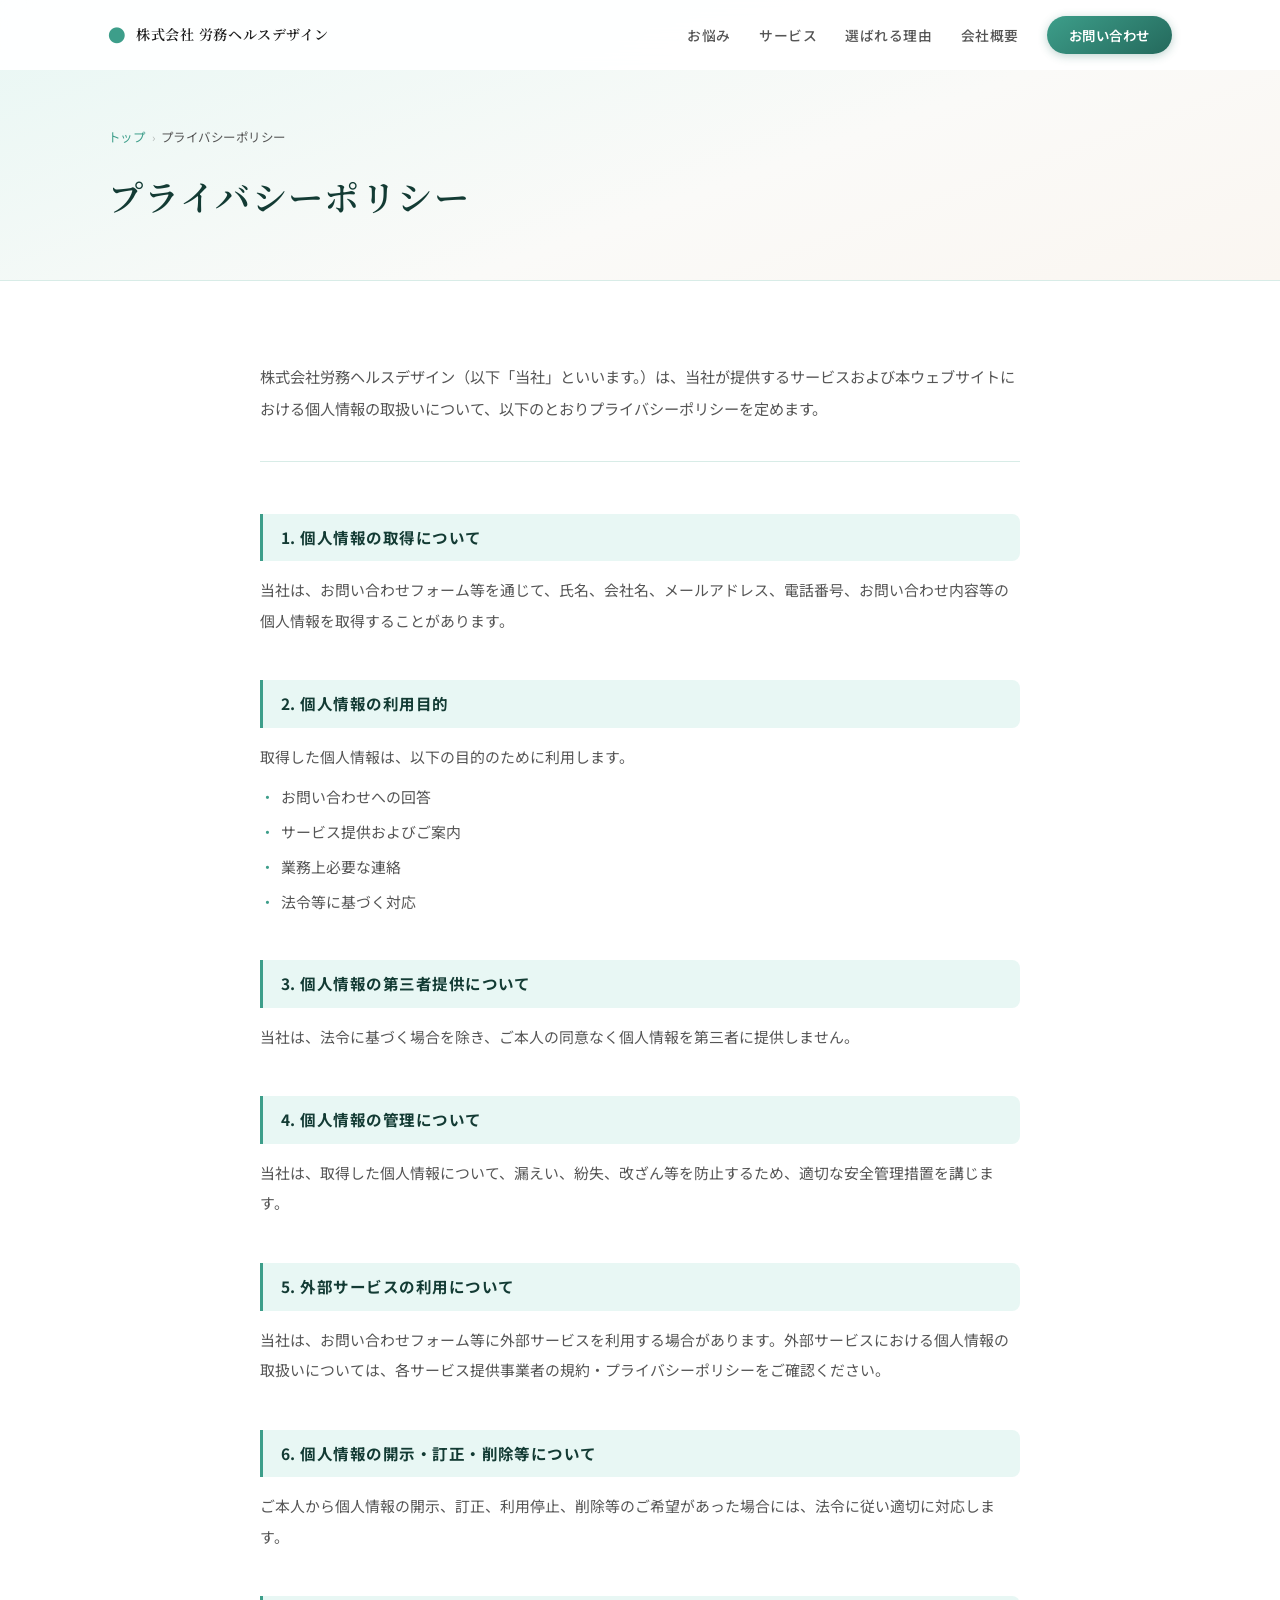
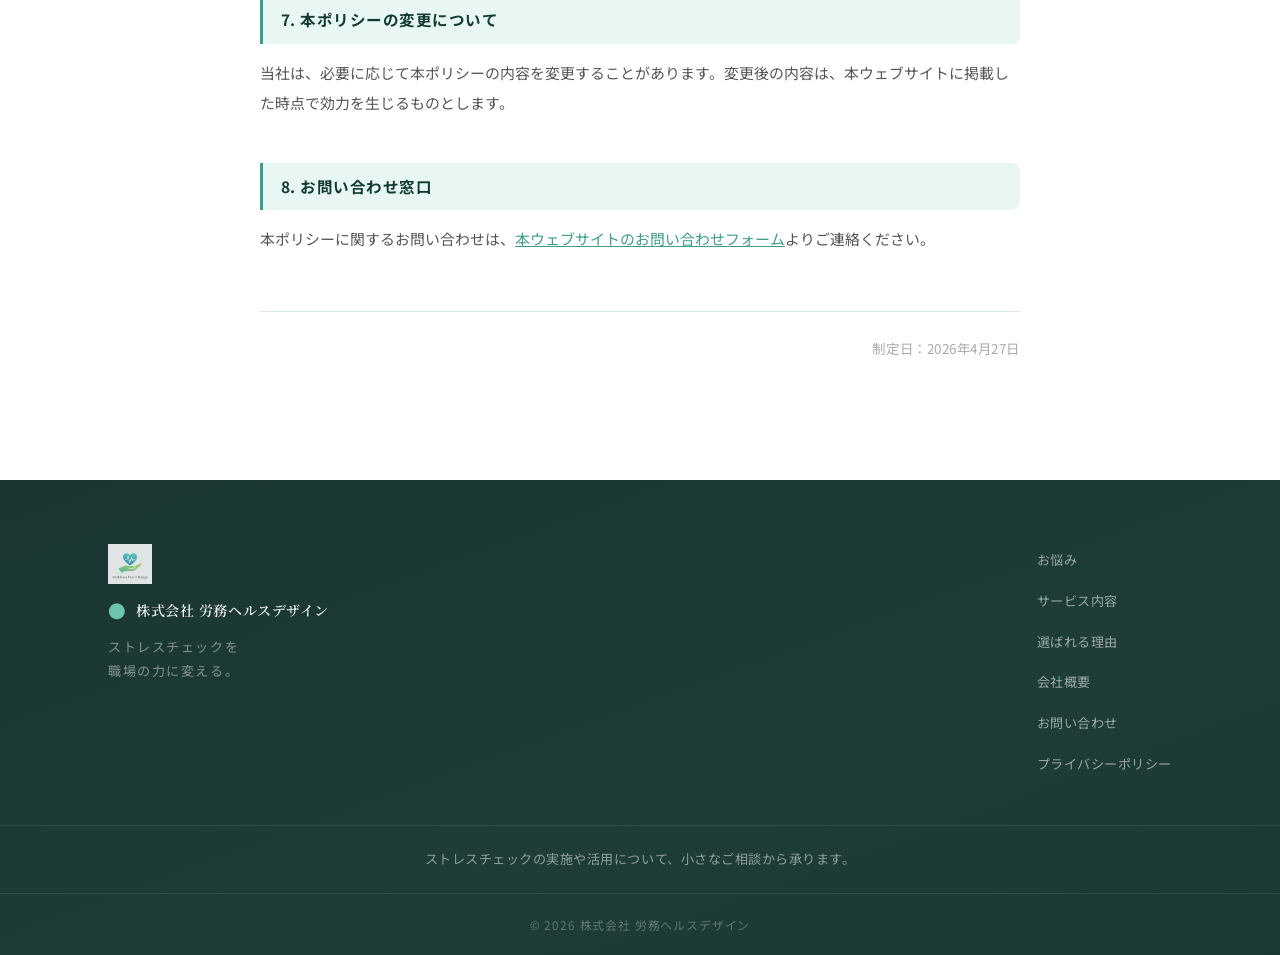
<file: privacy.html>
<!DOCTYPE html>
<html lang="ja">
<head>
  <meta charset="UTF-8" />
  <meta name="viewport" content="width=device-width, initial-scale=1.0" />
  <title>プライバシーポリシー｜株式会社 労務ヘルスデザイン</title>
  <meta name="description" content="株式会社労務ヘルスデザインのプライバシーポリシーです。個人情報の取扱いについてご説明します。" />
  <meta name="robots" content="noindex" />

  <link rel="preconnect" href="https://fonts.googleapis.com" />
  <link rel="preconnect" href="https://fonts.gstatic.com" crossorigin />
  <link href="https://fonts.googleapis.com/css2?family=Noto+Sans+JP:wght@300;400;500;700&family=Noto+Serif+JP:wght@300;400;600&display=swap" rel="stylesheet" />
  <link rel="stylesheet" href="style.css" />

  <style>
    /* ---- ページヘッダー ---- */
    .page-header {
      padding: calc(var(--header-h) + 56px) 0 52px;
      background: linear-gradient(160deg, var(--color-primary-xxl) 0%, #fafaf8 60%, var(--color-beige) 100%);
      border-bottom: 1px solid var(--color-border);
    }
    .page-header__breadcrumb {
      font-size: .78rem;
      color: var(--color-text-sub);
      margin-bottom: 16px;
      letter-spacing: .04em;
      display: flex;
      align-items: center;
      gap: 6px;
    }
    .page-header__breadcrumb a {
      color: var(--color-primary);
    }
    .page-header__breadcrumb a:hover {
      text-decoration: underline;
    }
    .page-header__breadcrumb-sep {
      opacity: .4;
      font-size: .7rem;
    }
    .page-header__title {
      font-family: var(--font-serif);
      font-size: clamp(1.6rem, 3vw, 2.2rem);
      font-weight: 600;
      color: var(--color-deep);
      letter-spacing: .04em;
    }

    /* ---- ポリシー本文 ---- */
    .policy-content {
      padding: 80px 0 120px;
      background: var(--color-bg);
    }
    .policy {
      max-width: 760px;
      margin: 0 auto;
    }
    .policy__intro {
      font-size: .95rem;
      color: var(--color-text-sub);
      line-height: 2.1;
      margin-bottom: 52px;
      padding-bottom: 36px;
      border-bottom: 1px solid var(--color-border);
    }
    .policy__section {
      margin-bottom: 44px;
    }
    .policy__section h2 {
      font-size: .97rem;
      font-weight: 700;
      color: var(--color-deep);
      margin-bottom: 14px;
      padding: 11px 18px;
      background: var(--color-primary-xxl);
      border-left: 3px solid var(--color-primary);
      border-radius: 0 var(--radius-sm) var(--radius-sm) 0;
      line-height: 1.65;
      letter-spacing: .03em;
    }
    .policy__section p {
      font-size: .93rem;
      color: var(--color-text-sub);
      line-height: 2.05;
    }
    .policy__section ul {
      list-style: none;
      padding: 0;
      display: flex;
      flex-direction: column;
      gap: 6px;
      margin-top: 10px;
    }
    .policy__section ul li {
      font-size: .93rem;
      color: var(--color-text-sub);
      line-height: 1.95;
      padding-left: 1.4em;
      position: relative;
    }
    .policy__section ul li::before {
      content: '・';
      position: absolute;
      left: 0;
      color: var(--color-primary);
    }
    .policy__date {
      margin-top: 56px;
      padding-top: 24px;
      border-top: 1px solid var(--color-border);
      font-size: .84rem;
      color: #aaa;
      text-align: right;
      letter-spacing: .04em;
    }

    @media (max-width: 600px) {
      .page-header { padding: calc(var(--header-h) + 40px) 0 40px; }
      .policy-content { padding: 56px 0 88px; }
      .policy__intro { margin-bottom: 40px; padding-bottom: 28px; }
      .policy__section { margin-bottom: 36px; }
    }
  </style>
</head>
<body>

  <!-- ===== HEADER / NAV ===== -->
  <header class="header" id="header">
    <div class="container header__inner">
      <a href="./" class="logo">
        <span class="logo__mark">●</span>
        <span class="logo__text">株式会社 労務ヘルスデザイン</span>
      </a>
      <nav class="nav" id="nav">
        <ul class="nav__list">
          <li><a href="./#concerns" class="nav__link">お悩み</a></li>
          <li><a href="./#services" class="nav__link">サービス</a></li>
          <li><a href="./#reasons" class="nav__link">選ばれる理由</a></li>
          <li><a href="./#company" class="nav__link">会社概要</a></li>
          <li><a href="./#contact" class="nav__link nav__link--cta">お問い合わせ</a></li>
        </ul>
      </nav>
      <button class="hamburger" id="hamburger" aria-label="メニューを開く">
        <span></span><span></span><span></span>
      </button>
    </div>
  </header>

  <!-- ===== PAGE HEADER ===== -->
  <div class="page-header">
    <div class="container">
      <p class="page-header__breadcrumb">
        <a href="./">トップ</a>
        <span class="page-header__breadcrumb-sep">›</span>
        プライバシーポリシー
      </p>
      <h1 class="page-header__title">プライバシーポリシー</h1>
    </div>
  </div>

  <!-- ===== POLICY CONTENT ===== -->
  <main class="policy-content">
    <div class="container">
      <article class="policy">

        <p class="policy__intro">
          株式会社労務ヘルスデザイン（以下「当社」といいます。）は、当社が提供するサービスおよび本ウェブサイトにおける個人情報の取扱いについて、以下のとおりプライバシーポリシーを定めます。
        </p>

        <section class="policy__section">
          <h2>1. 個人情報の取得について</h2>
          <p>当社は、お問い合わせフォーム等を通じて、氏名、会社名、メールアドレス、電話番号、お問い合わせ内容等の個人情報を取得することがあります。</p>
        </section>

        <section class="policy__section">
          <h2>2. 個人情報の利用目的</h2>
          <p>取得した個人情報は、以下の目的のために利用します。</p>
          <ul>
            <li>お問い合わせへの回答</li>
            <li>サービス提供およびご案内</li>
            <li>業務上必要な連絡</li>
            <li>法令等に基づく対応</li>
          </ul>
        </section>

        <section class="policy__section">
          <h2>3. 個人情報の第三者提供について</h2>
          <p>当社は、法令に基づく場合を除き、ご本人の同意なく個人情報を第三者に提供しません。</p>
        </section>

        <section class="policy__section">
          <h2>4. 個人情報の管理について</h2>
          <p>当社は、取得した個人情報について、漏えい、紛失、改ざん等を防止するため、適切な安全管理措置を講じます。</p>
        </section>

        <section class="policy__section">
          <h2>5. 外部サービスの利用について</h2>
          <p>当社は、お問い合わせフォーム等に外部サービスを利用する場合があります。外部サービスにおける個人情報の取扱いについては、各サービス提供事業者の規約・プライバシーポリシーをご確認ください。</p>
        </section>

        <section class="policy__section">
          <h2>6. 個人情報の開示・訂正・削除等について</h2>
          <p>ご本人から個人情報の開示、訂正、利用停止、削除等のご希望があった場合には、法令に従い適切に対応します。</p>
        </section>

        <section class="policy__section">
          <h2>7. 本ポリシーの変更について</h2>
          <p>当社は、必要に応じて本ポリシーの内容を変更することがあります。変更後の内容は、本ウェブサイトに掲載した時点で効力を生じるものとします。</p>
        </section>

        <section class="policy__section">
          <h2>8. お問い合わせ窓口</h2>
          <p>本ポリシーに関するお問い合わせは、<a href="./#contact" style="color:var(--color-primary);text-decoration:underline;">本ウェブサイトのお問い合わせフォーム</a>よりご連絡ください。</p>
        </section>

        <p class="policy__date">制定日：2026年4月27日</p>

      </article>
    </div>
  </main>

  <!-- ===== FOOTER ===== -->
  <footer class="footer">
    <div class="container footer__inner">
      <div class="footer__brand">
        <div class="footer-logo">
          <img src="./logo.png" alt="株式会社 労務ヘルスデザイン">
        </div>
        <a href="./" class="logo logo--white">
          <span class="logo__mark">●</span>
          <span class="logo__text">株式会社 労務ヘルスデザイン</span>
        </a>
        <p class="footer__tagline">ストレスチェックを<br />職場の力に変える。</p>
      </div>
      <nav class="footer__nav">
        <ul>
          <li><a href="./#concerns">お悩み</a></li>
          <li><a href="./#services">サービス内容</a></li>
          <li><a href="./#reasons">選ばれる理由</a></li>
          <li><a href="./#company">会社概要</a></li>
          <li><a href="./#contact">お問い合わせ</a></li>
          <li><a href="./privacy.html">プライバシーポリシー</a></li>
        </ul>
      </nav>
    </div>
    <div class="footer__contact-note">
      <div class="container">
        <p>ストレスチェックの実施や活用について、小さなご相談から承ります。</p>
      </div>
    </div>
    <div class="footer__bottom">
      <p>&copy; 2026 株式会社 労務ヘルスデザイン</p>
    </div>
  </footer>

  <script src="main.js"></script>
</body>
</html>
</file>
<file: style.css>
/* ============================================
   RESET & BASE
   ============================================ */
*, *::before, *::after {
  box-sizing: border-box;
  margin: 0;
  padding: 0;
}

:root {
  /* ---- Mint / Teal ---- */
  --color-primary:     #3D9E8A;
  --color-primary-d:   #2C7A6A;
  --color-primary-l:   #6DC4AE;
  --color-primary-xl:  #B8E0D8;
  --color-primary-xxl: #E8F7F4;

  /* ---- 引き締め色: ディープグリーン / ネイビーティール ---- */
  --color-deep:        #133B34;   /* 見出し・強調テキストの締め色（やや濃く） */
  --color-forest:      #24695C;   /* ボタン・アクセントの深い緑 */
  --color-navy-teal:   #1E3A4C;   /* 最も重厚な引き締め（フッター等） */

  /* ---- Warm accents ---- */
  --color-beige:       #FAF6F1;
  --color-beige-d:     #F0E8DC;
  --color-blush:       #FBF0EC;
  --color-blush-d:     #F2D5C4;
  --color-sand:        #F5EFE6;

  /* ---- Neutral ---- */
  --color-bg:          #FFFFFF;
  --color-bg-soft:     #F7FCFB;
  --color-text:        #1C1C1C;   /* やや濃く：コントラスト向上 */
  --color-text-sub:    #555555;   /* やや濃く：可読性向上 */
  --color-border:      #D8ECE7;   /* 少し濃く：構造をはっきり */
  --color-border-solid: rgba(0,0,0,.10); /* カード用ソリッドボーダー（少し濃く） */
  --color-border-warm: #E8E0D8;
  --color-white:       #FFFFFF;

  /* ---- Fonts ---- */
  --font-sans:  'Noto Sans JP', sans-serif;
  --font-serif: 'Noto Serif JP', serif;

  /* ---- Radii ---- */
  --radius-sm:  8px;
  --radius-md:  16px;
  --radius-lg:  24px;
  --radius-xl:  40px;
  --radius-pill: 100px;

  /* ---- Shadows（締まり感を出す：blur抑えめ・y-offset控えめ） ---- */
  --shadow-sm:   0 1px 4px rgba(0,0,0,.06), 0 2px 10px rgba(61,158,138,.07);
  --shadow-md:   0 4px 16px rgba(0,0,0,.08), 0 8px 28px rgba(61,158,138,.09);
  --shadow-lg:   0 8px 32px rgba(0,0,0,.10), 0 16px 48px rgba(61,158,138,.10);
  --shadow-warm: 0 4px 16px rgba(0,0,0,.07), 0 8px 28px rgba(200,140,110,.09);
  --shadow-card: 0 2px 6px rgba(0,0,0,.09), 0 6px 20px rgba(61,158,138,.11);
  --shadow-btn:  0 4px 16px rgba(36,105,92,.35), 0 1px 4px rgba(36,105,92,.20);

  /* ---- Transition ---- */
  --transition: .28s cubic-bezier(.4,0,.2,1);
  --header-h: 70px;
}

html {
  scroll-behavior: smooth;
  font-size: 16px;
}

body {
  font-family: var(--font-sans);
  color: var(--color-text);
  background: var(--color-bg);
  line-height: 1.8;
  -webkit-font-smoothing: antialiased;
  overflow-x: hidden;
}

img { max-width: 100%; display: block; }
a { color: inherit; text-decoration: none; }
ul { list-style: none; }
button { cursor: pointer; border: none; background: none; font-family: inherit; }

.pc-only { display: inline; }
@media (max-width: 768px) { .pc-only { display: none; } }

/* ============================================
   CONTAINER
   ============================================ */
.container {
  width: 100%;
  max-width: 1120px;
  margin: 0 auto;
  padding: 0 28px;
}

/* ============================================
   SECTION COMMON
   ============================================ */
.section {
  padding: 108px 0;
}

.section__head {
  text-align: center;
  margin-bottom: 84px;
}

.section__label {
  display: inline-flex;
  align-items: center;
  gap: 8px;
  font-size: .72rem;
  font-weight: 700;
  letter-spacing: .28em;
  text-transform: uppercase;
  color: var(--color-forest);   /* ← 引き締め色 */
  margin-bottom: 14px;
}
.section__label::before,
.section__label::after {
  content: '';
  display: block;
  width: 20px;
  height: 1px;
  background: var(--color-primary);
  opacity: .55;
}

.section__title {
  font-family: var(--font-serif);
  font-size: clamp(1.6rem, 3vw, 2.2rem);
  font-weight: 600;
  letter-spacing: .05em;
  color: var(--color-deep);     /* ← ディープグリーンで重厚感 */
  position: relative;
  display: inline-block;
}

.section__title::after {
  content: '';
  display: block;
  width: 40px;
  height: 2.5px;
  background: linear-gradient(90deg, var(--color-primary-d), var(--color-primary-l));
  margin: 14px auto 0;
  border-radius: var(--radius-pill);
}

.section__sub {
  margin-top: 22px;
  color: var(--color-text-sub);
  font-size: .95rem;
  line-height: 1.9;
}

/* ============================================
   BUTTONS
   ============================================ */
.btn {
  display: inline-flex;
  align-items: center;
  justify-content: center;
  gap: 8px;
  padding: 15px 36px;
  border-radius: var(--radius-pill);
  font-size: .95rem;
  font-weight: 500;
  letter-spacing: .06em;
  transition: transform var(--transition), box-shadow var(--transition), background var(--transition);
  white-space: nowrap;
  position: relative;
  overflow: hidden;
}

.btn--primary {
  background: linear-gradient(145deg, var(--color-primary) 0%, var(--color-forest) 100%);
  color: var(--color-white);
  box-shadow: var(--shadow-btn);
  font-weight: 600;
}
.btn--primary::after {
  content: '';
  position: absolute;
  inset: 0;
  background: linear-gradient(135deg, rgba(255,255,255,.12) 0%, transparent 55%);
  border-radius: inherit;
}
.btn--primary:hover {
  transform: translateY(-3px);
  box-shadow: 0 8px 28px rgba(36,105,92,.50), 0 3px 10px rgba(36,105,92,.26);
}
.btn--primary:active { transform: translateY(0); }

.btn--outline {
  background: var(--color-white);
  color: var(--color-forest);
  border: 1.5px solid var(--color-primary);
}
.btn--outline:hover {
  background: var(--color-primary-xxl);
  border-color: var(--color-forest);
  color: var(--color-forest);
  transform: translateY(-2px);
  box-shadow: 0 4px 14px rgba(61,158,138,.14);
}

.btn--lg {
  padding: 19px 52px;
  font-size: 1rem;
  letter-spacing: .08em;
}

.link-arrow {
  display: inline-flex;
  align-items: center;
  gap: 8px;
  color: var(--color-primary);
  font-size: .9rem;
  font-weight: 500;
  letter-spacing: .04em;
  transition: gap var(--transition), opacity var(--transition);
}
.link-arrow::after { content: '→'; }
.link-arrow:hover { gap: 13px; opacity: .8; }

/* ============================================
   HEADER
   ============================================ */
.header {
  position: fixed;
  top: 0; left: 0; right: 0;
  z-index: 100;
  height: var(--header-h);
  background: rgba(255,255,255,.92);
  backdrop-filter: blur(16px);
  -webkit-backdrop-filter: blur(16px);
  border-bottom: 1px solid transparent;
  transition: border-color var(--transition), box-shadow var(--transition);
}

.header.scrolled {
  border-bottom-color: var(--color-border);
  box-shadow: 0 2px 20px rgba(61,158,138,.07), 0 1px 6px rgba(0,0,0,.04);
}

.header__inner {
  display: flex;
  align-items: center;
  justify-content: space-between;
  height: 100%;
}

/* Logo */
.logo {
  display: flex;
  align-items: center;
  gap: 10px;
  flex-shrink: 0;
}

.logo__mark {
  font-size: 1.1rem;
  color: var(--color-primary);
  line-height: 1;
}

.logo__text {
  font-family: var(--font-serif);
  font-size: .88rem;
  font-weight: 600;
  letter-spacing: .04em;
  color: var(--color-text);
}

.logo--white .logo__text { color: rgba(255,255,255,.92); }
.logo--white .logo__mark { color: var(--color-primary-l); }

/* Nav */
.nav__list {
  display: flex;
  align-items: center;
  gap: 28px;
}

.nav__link {
  font-size: .86rem;
  font-weight: 500;
  color: var(--color-text-sub);
  transition: color var(--transition);
  letter-spacing: .04em;
  position: relative;
}
.nav__link::after {
  content: '';
  position: absolute;
  bottom: -3px;
  left: 0; right: 0;
  height: 1.5px;
  background: var(--color-primary-l);
  transform: scaleX(0);
  transition: transform var(--transition);
  border-radius: var(--radius-pill);
}
.nav__link:hover { color: var(--color-primary); }
.nav__link:hover::after { transform: scaleX(1); }

.nav__link--cta {
  background: linear-gradient(145deg, var(--color-primary), var(--color-forest));
  color: var(--color-white) !important;
  padding: 9px 22px;
  border-radius: var(--radius-pill);
  font-size: .84rem;
  font-weight: 600;
  box-shadow: 0 2px 10px rgba(36,105,92,.30);
  transition: transform var(--transition), box-shadow var(--transition);
}
.nav__link--cta::after { display: none; }
.nav__link--cta:hover {
  transform: translateY(-1px);
  box-shadow: 0 4px 14px rgba(36,105,92,.38);
}

/* Hamburger */
.hamburger {
  display: none;
  flex-direction: column;
  gap: 5px;
  width: 28px;
  padding: 4px 0;
}
.hamburger span {
  display: block;
  width: 100%;
  height: 2px;
  background: var(--color-text);
  border-radius: 2px;
  transition: transform var(--transition), opacity var(--transition);
}
.hamburger.open span:nth-child(1) { transform: translateY(7px) rotate(45deg); }
.hamburger.open span:nth-child(2) { opacity: 0; }
.hamburger.open span:nth-child(3) { transform: translateY(-7px) rotate(-45deg); }

@media (max-width: 900px) {
  .hamburger { display: flex; }

  .nav {
    position: fixed;
    top: var(--header-h);
    left: 0; right: 0;
    background: rgba(255,255,255,.98);
    backdrop-filter: blur(16px);
    -webkit-backdrop-filter: blur(16px);
    padding: 32px 28px 44px;
    transform: translateY(-10px);
    opacity: 0;
    pointer-events: none;
    transition: transform var(--transition), opacity var(--transition);
    border-bottom: 1px solid var(--color-border);
    box-shadow: var(--shadow-md);
  }
  .nav.open {
    transform: translateY(0);
    opacity: 1;
    pointer-events: auto;
  }
  .nav__list {
    flex-direction: column;
    align-items: flex-start;
    gap: 0;
  }
  .nav__list li {
    width: 100%;
    border-bottom: 1px solid var(--color-border);
  }
  .nav__list li:first-child { border-top: 1px solid var(--color-border); }
  .nav__link {
    display: block;
    padding: 16px 0;
    font-size: 1rem;
    color: var(--color-text);
  }
  .nav__link::after { display: none; }
  .nav__link--cta {
    display: inline-flex;
    margin-top: 24px;
    padding: 12px 28px;
  }
  .nav__list li:last-child { border-bottom: none; }
}

/* ============================================
   HERO
   ============================================ */
.hero {
  position: relative;
  min-height: 100svh;
  display: flex;
  align-items: center;
  overflow: hidden;
  padding-top: var(--header-h);
  background: linear-gradient(
    135deg,
    #f0faf8 0%,
    #fafaf9 30%,
    #fdf7f3 65%,
    #f7fcfb 100%
  );
}

.hero__bg {
  position: absolute;
  inset: 0;
  pointer-events: none;
  overflow: hidden;
}

.hero__circle {
  position: absolute;
  border-radius: 50%;
}
.hero__circle--1 {
  width: 680px;
  height: 680px;
  background: radial-gradient(circle, rgba(109,196,174,.22), transparent 68%);
  top: -220px;
  right: -140px;
  animation: float 9s ease-in-out infinite;
}
.hero__circle--2 {
  width: 440px;
  height: 440px;
  background: radial-gradient(circle, rgba(184,224,216,.20), transparent 68%);
  bottom: -60px;
  left: -140px;
  animation: float 11s ease-in-out infinite reverse;
}
.hero__circle--3 {
  width: 280px;
  height: 280px;
  background: radial-gradient(circle, rgba(251,208,190,.20), transparent 68%);
  top: 35%;
  right: 22%;
  animation: float 7s ease-in-out infinite 1.5s;
}
/* ← 追加: ベージュのアクセント円 */
.hero__circle--4 {
  width: 200px;
  height: 200px;
  background: radial-gradient(circle, rgba(240,230,218,.30), transparent 68%);
  top: 15%;
  left: 30%;
  animation: float 13s ease-in-out infinite 3s;
}

@keyframes float {
  0%, 100% { transform: translateY(0) scale(1); }
  50% { transform: translateY(-22px) scale(1.02); }
}

.hero__inner {
  position: relative;
  display: flex;
  align-items: center;
  gap: 64px;
  padding-top: 64px;
  padding-bottom: 88px;
}

.hero__content {
  flex: 1;
  min-width: 0;
}

.hero__eyebrow {
  font-size: .8rem;
  font-weight: 500;
  letter-spacing: .18em;
  color: var(--color-primary);
  margin-bottom: 22px;
  display: flex;
  align-items: center;
  gap: 12px;
}
.hero__eyebrow::before {
  content: '';
  display: block;
  width: 28px;
  height: 1.5px;
  background: linear-gradient(90deg, var(--color-primary-l), var(--color-primary));
  border-radius: 2px;
}

.hero__title {
  font-family: var(--font-serif);
  font-size: clamp(2rem, 4.5vw, 3.4rem);
  font-weight: 600;
  line-height: 1.65;
  letter-spacing: .04em;
  color: var(--color-text);
  margin-bottom: 48px;
  /* ブラウザの自動折り返しを抑制 */
  overflow-wrap: normal;
  word-break: keep-all;
}

/* 各行を inline-block にして途中折り返しを防ぐ */
.hero__title-line {
  display: inline-block;
  white-space: nowrap;
}

.hero__desc {
  font-size: clamp(.88rem, 1.2vw, 1rem);
  color: var(--color-text-sub);
  line-height: 2.1;
  margin-bottom: 48px;
}

.hero__actions {
  display: flex;
  align-items: center;
  gap: 16px;
  flex-wrap: wrap;
}

.hero__actions .btn--primary {
  padding: 19px 52px;
  font-size: 1.02rem;
  letter-spacing: .07em;
}
.hero__actions .btn--primary:hover {
  transform: translateY(-4px);
  box-shadow: 0 14px 36px rgba(36,105,92,.55), 0 4px 12px rgba(36,105,92,.28);
  background: linear-gradient(145deg, var(--color-primary-d) 0%, #1a5247 100%);
}
@media (max-width: 600px) {
  .hero__actions .btn--primary {
    padding: 17px 40px;
    font-size: .97rem;
    width: 100%;
  }
  .hero__actions .btn--outline {
    width: 100%;
  }
}

/* ---- Visual side ---- */
.hero__visual {
  flex: 0 0 390px;
  max-width: 390px;
}

.hero__img-wrap {
  position: relative;
}

/* 背景の装飾ブロブ */
.hero__img-wrap::before {
  content: '';
  position: absolute;
  width: 110%;
  height: 110%;
  top: -5%;
  left: -5%;
  background: radial-gradient(ellipse at 60% 40%, rgba(184,224,216,.35) 0%, rgba(251,208,190,.20) 60%, transparent 80%);
  border-radius: 60% 40% 55% 45% / 45% 55% 45% 55%;
  z-index: 0;
  animation: blobFloat 12s ease-in-out infinite;
}

@keyframes blobFloat {
  0%, 100% { border-radius: 60% 40% 55% 45% / 45% 55% 45% 55%; transform: rotate(0deg); }
  33%  { border-radius: 50% 50% 40% 60% / 55% 45% 55% 45%; transform: rotate(2deg); }
  66%  { border-radius: 40% 60% 60% 40% / 40% 60% 40% 60%; transform: rotate(-2deg); }
}

.hero__img-placeholder {
  position: relative;
  z-index: 1;
  background: linear-gradient(145deg, #ddf2ec 0%, #eef8f5 40%, #fce9e1 100%);
  border-radius: 48px;
  aspect-ratio: 1;
  display: flex;
  align-items: center;
  justify-content: center;
  padding: 40px;
  box-shadow:
    0 24px 64px rgba(61,158,138,.14),
    0 8px 24px rgba(200,140,100,.10),
    0 2px 8px rgba(0,0,0,.04),
    inset 0 1px 0 rgba(255,255,255,.7);
}

.hero__icon-group {
  display: flex;
  flex-direction: column;
  gap: 18px;
  width: 100%;
}

.hero__icon-badge {
  display: flex;
  align-items: center;
  gap: 16px;
  background: rgba(255,255,255,.96);
  border-radius: 16px;
  padding: 16px 20px;
  box-shadow:
    0 2px 8px rgba(0,0,0,.08),
    0 4px 18px rgba(61,158,138,.10);
  border: 1px solid rgba(0,0,0,.06);
  font-size: .9rem;
  font-weight: 600;
  color: var(--color-text);
  transition: transform var(--transition), box-shadow var(--transition);
  border: 1px solid rgba(255,255,255,.6);
}
.hero__icon-badge:hover {
  transform: translateX(5px) translateY(-1px);
  box-shadow:
    0 12px 36px rgba(61,158,138,.15),
    0 3px 10px rgba(0,0,0,.06);
}
.hero__icon-badge:nth-child(2) { margin-left: 28px; }

/* Scroll indicator */
.hero__scroll {
  position: absolute;
  bottom: 44px;
  left: 50%;
  transform: translateX(-50%);
  display: flex;
  flex-direction: column;
  align-items: center;
  gap: 8px;
  color: var(--color-text-sub);
  font-size: .68rem;
  letter-spacing: .18em;
  opacity: .65;
}

.hero__scroll-line {
  width: 1px;
  height: 48px;
  background: linear-gradient(to bottom, var(--color-primary-l), transparent);
  animation: scrollLine 2s ease-in-out infinite;
}

@keyframes scrollLine {
  0%   { transform: scaleY(0); transform-origin: top;    }
  49%  { transform: scaleY(1); transform-origin: top;    }
  50%  { transform: scaleY(1); transform-origin: bottom; }
  100% { transform: scaleY(0); transform-origin: bottom; }
}

@media (max-width: 900px) {
  .hero__inner {
    flex-direction: column;
    text-align: center;
    gap: 44px;
    padding-top: 44px;
    padding-bottom: 64px;
  }
  .hero__eyebrow { justify-content: center; }
  .hero__eyebrow::before { display: none; }
  .hero__actions { justify-content: center; }
  .hero__visual {
    flex: 0 0 auto;
    width: 100%;
    max-width: 310px;
    margin: 0 auto;
  }
  .hero__icon-badge:nth-child(2) { margin-left: 0; }
  /* バッジテキストが長くなったため、モバイルで余白とサイズを微調整 */
  .hero__img-placeholder { padding: 22px; }
  .hero__icon-badge { font-size: 0.85rem; gap: 14px; }
  /* スマホでは各行が画面幅に収まるよう折り返しを許可 */
  .hero__title-line { white-space: normal; }
  .hero__scroll { display: none; }
}

/* ============================================
   ABOUT
   ============================================ */
.about {
  background: linear-gradient(160deg, var(--color-beige) 0%, #fdfdfb 50%, var(--color-bg) 100%);
  position: relative;
}

/* 装飾の丸 */
.about::before {
  content: '';
  position: absolute;
  width: 480px;
  height: 480px;
  background: radial-gradient(circle, rgba(109,196,174,.07) 0%, transparent 70%);
  top: -80px;
  right: -80px;
  border-radius: 50%;
  pointer-events: none;
}

.about__inner {
  display: flex;
  flex-direction: column;
  gap: 56px;
  position: relative;
}

.about__text {
  max-width: 720px;
}

.about__lead {
  font-family: var(--font-serif);
  font-size: clamp(1.2rem, 2vw, 1.5rem);
  font-weight: 600;
  line-height: 1.75;
  color: var(--color-deep);      /* ← 引き締め色 */
  margin-bottom: 28px;
  padding: 20px 20px 20px 24px;
  border-left: 3px solid var(--color-primary-d);  /* ← 濃いボーダー */
  background: linear-gradient(90deg, rgba(44,122,106,.07), transparent);
  border-radius: 0 var(--radius-sm) var(--radius-sm) 0;
}

.about__body {
  font-size: .93rem;
  color: var(--color-text-sub);
  line-height: 1.95;
  margin-bottom: 16px;
}
.about__body:last-of-type { margin-bottom: 36px; }

/* 末尾の補足文：やや薄く・小さく */
.about__body--note {
  font-size: .86rem;
  color: #888;
  border-top: 1px solid var(--color-border);
  padding-top: 16px;
  margin-top: 8px;
}

.about__values {
  display: grid;
  grid-template-columns: repeat(3, 1fr);
  gap: 24px;         /* カード間隔を広げる */
}

.value-card {
  display: flex;
  flex-direction: column;
  gap: 0;
  padding: 36px 30px 32px;   /* 余白を広げる */
  background: rgba(255,255,255,.95);
  border-radius: var(--radius-lg);
  box-shadow: var(--shadow-card);
  transition: box-shadow var(--transition), transform var(--transition);
  border: 1px solid var(--color-border-solid);
}
.value-card:hover {
  box-shadow: var(--shadow-md);
  transform: translateY(-4px);
}
/* 各カードに薄いアクセント */
.value-card:nth-child(1) { background: linear-gradient(160deg, rgba(232,247,244,.60), rgba(255,255,255,.96)); }
.value-card:nth-child(2) { background: linear-gradient(160deg, rgba(251,240,236,.50), rgba(255,255,255,.96)); }
.value-card:nth-child(3) { background: linear-gradient(160deg, rgba(250,246,241,.50), rgba(255,255,255,.96)); }

/* アイコン：サイズを抑えて主張を控えめに */
.value-card__icon {
  display: block;
  line-height: 0;
  margin-bottom: 20px;
}
.value-card__icon svg {
  width: 36px;
  height: 36px;
}

/* タイトル：大きく・太く・視線を引く */
.value-card__title {
  font-size: 1.05rem;
  font-weight: 700;
  margin-bottom: 12px;
  color: var(--color-deep);
  line-height: 1.5;
  letter-spacing: .02em;
}

/* 本文：タイトルより薄く・小さく・読みやすい行間 */
.value-card__text {
  font-size: .84rem;
  color: #777;
  line-height: 1.95;
}

@media (max-width: 900px) {
  .about__inner { gap: 40px; }
  .about__values { grid-template-columns: 1fr; gap: 16px; }
  .value-card { padding: 26px 24px; }
}
@media (max-width: 600px) {
  .about__values { grid-template-columns: 1fr; }
}

/* ============================================
   SERVICES
   ============================================ */
.services {
  background: linear-gradient(180deg, #f7fcfb 0%, #ffffff 40%, var(--color-beige) 100%);
  position: relative;
  overflow: hidden;
}

.services::before {
  content: '';
  position: absolute;
  width: 600px;
  height: 600px;
  background: radial-gradient(circle, rgba(251,208,190,.12) 0%, transparent 70%);
  bottom: -100px;
  left: -100px;
  border-radius: 50%;
  pointer-events: none;
}

.services__flow-bar {
  display: flex;
  align-items: center;
  justify-content: center;
  gap: 12px;
  margin-bottom: 44px;
}
.services__flow-bar__step {
  font-size: .78rem;
  font-weight: 700;
  letter-spacing: .12em;
  color: var(--color-primary-d);
  background: var(--color-primary-xxl);
  border: 1px solid var(--color-primary-xl);
  padding: 6px 20px;
  border-radius: 20px;
}
.services__flow-bar__arrow {
  color: var(--color-primary-l);
  font-size: 1rem;
}

.services__grid {
  display: grid;
  grid-template-columns: repeat(3, 1fr);
  gap: 22px;
  position: relative;
}

.service-card {
  background: var(--color-white);
  border-radius: var(--radius-lg);
  padding: 36px 30px;
  position: relative;
  overflow: hidden;
  box-shadow: var(--shadow-card);
  transition: box-shadow var(--transition), transform var(--transition);
  border: 1px solid var(--color-border-solid);
}

/* 上部のカラーバー */
.service-card::before {
  content: '';
  position: absolute;
  top: 0; left: 0; right: 0;
  height: 3px;
  background: linear-gradient(90deg, var(--color-primary), var(--color-forest));
  opacity: 0;
  transition: opacity var(--transition);
  border-radius: var(--radius-lg) var(--radius-lg) 0 0;
}
.service-card:hover::before { opacity: 1; }

.service-card:hover {
  box-shadow: var(--shadow-md);
  transform: translateY(-6px);
}

/* 奇数カードに淡いアクセント */
.service-card:nth-child(even) {
  background: linear-gradient(160deg, rgba(251,240,236,.3), rgba(255,255,255,.95));
}

.service-card__num {
  font-size: .7rem;
  font-weight: 700;
  letter-spacing: .14em;
  color: var(--color-primary-l);
  margin-bottom: 14px;
}

.service-card__icon {
  margin-bottom: 20px;
}
.service-card__icon svg rect {
  /* ホバー時にアイコン背景がわずかに濃くなる */
  transition: fill var(--transition);
}

.service-card__title {
  font-size: 1.02rem;
  font-weight: 700;
  margin-bottom: 12px;
  color: var(--color-deep);
  letter-spacing: .02em;
  line-height: 1.5;
}

.service-card__text {
  font-size: .87rem;
  color: var(--color-text-sub);
  line-height: 1.95;
  margin-bottom: 20px;
}

.service-card__list {
  display: flex;
  flex-direction: column;
  gap: 7px;
  padding-top: 16px;
  border-top: 1px solid var(--color-border);
}
.service-card__list li {
  font-size: .81rem;
  color: var(--color-text-sub);
  display: flex;
  align-items: center;
  gap: 9px;
}
.service-card__list li::before {
  content: '';
  display: inline-block;
  width: 7px;
  height: 7px;
  background: linear-gradient(135deg, var(--color-primary-l), var(--color-primary));
  border-radius: 50%;
  flex-shrink: 0;
}

/* ---- Main service cards (01–03) ---- */
.service-card--main {
  padding: 44px 36px;
  border: 1.5px solid rgba(61,158,138,.3);
  border-left: 3px solid var(--color-primary);
  background: linear-gradient(160deg, rgba(232,247,244,.60), rgba(255,255,255,.98));
  box-shadow: var(--shadow-md);
}
.service-card--main::before {
  opacity: .8;
}
.service-card--main .service-card__num {
  font-size: .76rem;
  font-weight: 800;
  color: var(--color-primary);
  letter-spacing: .18em;
}
.service-card--main .service-card__icon svg {
  width: 56px;
  height: 56px;
}
.service-card--main .service-card__title {
  font-size: 1.08rem;
}
.service-card--main .service-card__text {
  font-size: .89rem;
}

/* ---- Sub service cards (04–06) ---- */
.service-card--sub {
  padding: 28px 24px;
  box-shadow: 0 1px 4px rgba(0,0,0,.05);
  background: linear-gradient(160deg, rgba(250,252,251,.5), rgba(255,255,255,.88));
  border: 1px solid rgba(0,0,0,.06);
}
.service-card--sub .service-card__num {
  color: #c8c8c8;
  margin-bottom: 10px;
}
.service-card--sub .service-card__icon {
  margin-bottom: 14px;
}
.service-card--sub .service-card__icon svg {
  width: 36px;
  height: 36px;
}
.service-card--sub .service-card__title {
  font-size: .9rem;
  font-weight: 600;
  color: var(--color-text-sub);
}
.service-card--sub .service-card__text {
  font-size: .82rem;
  color: #999;
  margin-bottom: 14px;
}
.service-card--sub .service-card__list li {
  font-size: .77rem;
}

/* ---- Row divider between main / sub services ---- */
.services__divider {
  grid-column: 1 / -1;
  display: flex;
  align-items: center;
  gap: 16px;
  padding: 4px 0;
  margin-top: 4px;
}
.services__divider::before,
.services__divider::after {
  content: '';
  flex: 1;
  height: 1px;
  background: var(--color-border);
  opacity: .65;
}
.services__divider span {
  font-size: .71rem;
  letter-spacing: .14em;
  color: var(--color-text-sub);
  white-space: nowrap;
  opacity: .65;
}

@media (max-width: 1024px) {
  .services__grid { grid-template-columns: repeat(2, 1fr); }
}
@media (max-width: 600px) {
  .services__flow-bar { gap: 8px; }
  .services__flow-bar__step { padding: 5px 14px; font-size: .72rem; }
  .services__grid { grid-template-columns: 1fr; gap: 24px; }
  .service-card { padding: 30px 24px; }
  .service-card--main { padding: 36px 26px; }
  .service-card--sub { padding: 26px 22px; }
}

/* ============================================
   REASONS
   ============================================ */
.reasons {
  background: linear-gradient(160deg, var(--color-primary-xxl) 0%, #f5fdf9 40%, var(--color-beige) 100%);
  position: relative;
  overflow: hidden;
}

.reasons::after {
  content: '';
  position: absolute;
  width: 400px;
  height: 400px;
  background: radial-gradient(circle, rgba(251,208,190,.14) 0%, transparent 70%);
  top: -60px;
  right: -60px;
  border-radius: 50%;
  pointer-events: none;
}

.reasons__grid {
  display: grid;
  grid-template-columns: repeat(2, 1fr);
  gap: 24px;
  position: relative;
}

.reason-item {
  display: flex;
  gap: 24px;
  padding: 36px 38px;
  background: rgba(255,255,255,.92);
  border-radius: var(--radius-md);
  box-shadow: var(--shadow-card);
  transition: box-shadow var(--transition), transform var(--transition);
  border: 1px solid var(--color-border-solid);
}
.reason-item:hover {
  box-shadow: var(--shadow-md);
  transform: translateY(-3px);
}

.reason-item__num {
  font-size: 1.7rem;
  font-family: var(--font-serif);
  font-weight: 400;
  /* 控えめなグラデーション：主役は見出しに */
  background: linear-gradient(135deg, var(--color-primary-xl), var(--color-primary-l));
  -webkit-background-clip: text;
  -webkit-text-fill-color: transparent;
  background-clip: text;
  line-height: 1;
  flex-shrink: 0;
  letter-spacing: -.02em;
  padding-top: 3px;
}

.reason-item__title {
  font-size: 1.07rem;
  font-weight: 700;
  margin-bottom: 11px;
  color: var(--color-deep);
  line-height: 1.55;
  letter-spacing: .02em;
}

.reason-item__text {
  font-size: .89rem;
  color: var(--color-text-sub);
  line-height: 2.05;
}

@media (max-width: 900px) {
  .reasons__grid { grid-template-columns: 1fr; gap: 18px; }
  .reason-item { padding: 26px 28px; }
}
@media (max-width: 600px) {
  .reason-item { padding: 22px 20px; gap: 18px; }
  .reason-item__num { font-size: 1.5rem; }
}

/* ============================================
   COMPANY
   ============================================ */
.company {
  background: linear-gradient(160deg, #ffffff 0%, var(--color-beige) 60%, var(--color-sand) 100%);
}

.company__inner {
  max-width: 800px;
  margin: 0 auto;
}

.company__intro {
  text-align: center;
  font-size: .94rem;
  color: var(--color-text-sub);
  line-height: 1.9;
  margin-bottom: 40px;
}

.company__table {
  width: 100%;
  border-collapse: separate;
  border-spacing: 0;
  background: rgba(255,255,255,.9);
  border-radius: var(--radius-lg);
  overflow: hidden;
  box-shadow: var(--shadow-md);
}

.company__table tr {
  border-bottom: 1px solid var(--color-border);
}
.company__table tr:last-child td,
.company__table tr:last-child th { border-bottom: none; }

.company__table th,
.company__table td {
  padding: 22px 32px;
  text-align: left;
  font-size: .92rem;
  line-height: 1.85;
  vertical-align: top;
  border-bottom: 1px solid var(--color-border);
}
.company__table tr:last-child th,
.company__table tr:last-child td { border-bottom: none; }

.company__table th {
  width: 180px;
  font-weight: 600;
  color: var(--color-forest);
  background: linear-gradient(90deg, rgba(44,122,106,.08), rgba(232,247,244,.3));
  white-space: nowrap;
  border-right: 1px solid var(--color-border);
}

.company__table td {
  color: var(--color-text);
  background: rgba(255,255,255,.7);
}

.company__td-note {
  display: inline-block;
  margin-top: 4px;
  font-size: .78rem;
  color: var(--color-forest);
  background: var(--color-primary-xxl);
  padding: 2px 10px;
  border-radius: var(--radius-pill);
  font-weight: 500;
  letter-spacing: .04em;
}

@media (max-width: 600px) {
  .company__table th,
  .company__table td {
    display: block;
    width: 100%;
    padding: 12px 20px;
  }
  .company__table th {
    padding-bottom: 4px;
    font-size: .82rem;
    border-bottom: none;
  }
  .company__table td {
    padding-top: 4px;
    padding-bottom: 16px;
  }
}

/* ============================================
   CONTACT
   ============================================ */
.contact {
  background: linear-gradient(160deg, var(--color-blush) 0%, #fdf9f6 40%, var(--color-primary-xxl) 100%);
  position: relative;
  overflow: hidden;
}

.contact::before {
  content: '';
  position: absolute;
  width: 500px;
  height: 500px;
  background: radial-gradient(circle, rgba(184,224,216,.18) 0%, transparent 70%);
  bottom: -80px;
  right: -80px;
  border-radius: 50%;
  pointer-events: none;
}

.contact__inner {
  display: grid;
  grid-template-columns: 300px 1fr;
  gap: 56px;
  align-items: start;
  position: relative;
}

.contact__info {
  display: flex;
  flex-direction: column;
  gap: 32px;
  padding: 36px 28px;
  background: linear-gradient(145deg, rgba(232,247,244,.7), rgba(251,240,236,.5));
  border-radius: var(--radius-lg);
  box-shadow: var(--shadow-card);
  border: 1px solid rgba(255,255,255,.7);
  backdrop-filter: blur(8px);
}

.contact__info-item {
  display: flex;
  gap: 16px;
  align-items: flex-start;
}

.contact__info-icon {
  flex-shrink: 0;
  width: 46px;
  height: 46px;
  background: rgba(255,255,255,.9);
  border-radius: 50%;
  display: flex;
  align-items: center;
  justify-content: center;
  box-shadow: var(--shadow-sm);
}

.contact__info-label {
  font-size: .77rem;
  color: var(--color-text-sub);
  margin-bottom: 5px;
  letter-spacing: .04em;
}

.contact__info-value {
  font-size: 1rem;
  font-weight: 700;
  color: var(--color-primary-d);
  margin-bottom: 3px;
}

.contact__info-note {
  font-size: .77rem;
  color: var(--color-text-sub);
}

.contact__form-note {
  font-size: .87rem;
  color: var(--color-text-sub);
  margin-bottom: 28px;
  padding: 13px 18px;
  background: var(--color-primary-xxl);
  border-radius: var(--radius-sm);
  border-left: 3px solid var(--color-primary-l);
  line-height: 1.75;
}

/* Form / External link panel */
.contact__form {
  background: rgba(255,255,255,.88);
  backdrop-filter: blur(12px);
  -webkit-backdrop-filter: blur(12px);
  border: 1px solid rgba(255,255,255,.8);
  border-radius: var(--radius-lg);
  padding: 48px 44px;
  box-shadow: var(--shadow-md);
}

.contact__form--external {
  display: flex;
  flex-direction: column;
  justify-content: center;
  align-items: center;
  text-align: center;
  gap: 32px;
}

.contact__ext-action {
  display: flex;
  flex-direction: column;
  align-items: center;
  gap: 16px;
}

.contact__ext-note {
  font-size: .78rem;
  color: var(--color-text-sub);
  letter-spacing: .03em;
}

.form-row {
  display: flex;
  flex-direction: column;
  gap: 20px;
  margin-bottom: 20px;
}
.form-row--half {
  flex-direction: row;
  gap: 20px;
}
.form-row--half .form-group { flex: 1; min-width: 0; }

.form-group {
  display: flex;
  flex-direction: column;
  gap: 8px;
  margin-bottom: 20px;
}
.form-group:last-child { margin-bottom: 0; }

.form-label {
  font-size: .85rem;
  font-weight: 500;
  color: var(--color-text);
  display: flex;
  align-items: center;
  gap: 8px;
}

.required {
  font-size: .68rem;
  color: var(--color-white);
  background: linear-gradient(135deg, var(--color-primary-l), var(--color-primary));
  padding: 2px 9px;
  border-radius: var(--radius-pill);
  font-weight: 600;
  letter-spacing: .04em;
}

.form-input,
.form-select,
.form-textarea {
  width: 100%;
  padding: 13px 16px;
  border: 1.5px solid var(--color-border);
  border-radius: var(--radius-sm);
  font-family: var(--font-sans);
  font-size: .92rem;
  color: var(--color-text);
  background: rgba(255,255,255,.85);
  transition: border-color var(--transition), box-shadow var(--transition), background var(--transition);
  appearance: none;
  -webkit-appearance: none;
}

.form-input:focus,
.form-select:focus,
.form-textarea:focus {
  outline: none;
  border-color: var(--color-primary);
  background: rgba(255,255,255,.98);
  box-shadow: 0 0 0 3.5px rgba(61,158,138,.10);
}

.form-input::placeholder,
.form-textarea::placeholder { color: #bbb; }

.form-select {
  background-image: url("data:image/svg+xml,%3Csvg width='12' height='8' viewBox='0 0 12 8' fill='none' xmlns='http://www.w3.org/2000/svg'%3E%3Cpath d='M1 1L6 7L11 1' stroke='%23999' stroke-width='1.5' stroke-linecap='round' stroke-linejoin='round'/%3E%3C/svg%3E");
  background-repeat: no-repeat;
  background-position: right 16px center;
  background-color: rgba(255,255,255,.85);
  padding-right: 40px;
  cursor: pointer;
}

.form-textarea { resize: vertical; min-height: 130px; }

.form-error {
  font-size: .78rem;
  color: #d96060;
  min-height: 1em;
}

/* Checkbox */
.form-group--privacy { margin-top: 8px; }

.form-checkbox {
  display: flex;
  align-items: flex-start;
  gap: 12px;
  cursor: pointer;
  font-size: .88rem;
  color: var(--color-text-sub);
}
.form-checkbox input[type="checkbox"] {
  position: absolute;
  opacity: 0;
  width: 0;
  height: 0;
}
.form-checkbox__mark {
  flex-shrink: 0;
  width: 20px;
  height: 20px;
  border: 1.5px solid var(--color-border);
  border-radius: 5px;
  background: rgba(255,255,255,.9);
  display: flex;
  align-items: center;
  justify-content: center;
  margin-top: 1px;
  transition: border-color var(--transition), background var(--transition);
}
.form-checkbox input:checked + .form-checkbox__mark {
  background: linear-gradient(135deg, var(--color-primary-l), var(--color-primary));
  border-color: var(--color-primary);
}
.form-checkbox input:checked + .form-checkbox__mark::after {
  content: '';
  display: block;
  width: 5px;
  height: 9px;
  border-right: 2px solid #fff;
  border-bottom: 2px solid #fff;
  transform: rotate(45deg) translate(-1px, -1px);
}

.form-link { color: var(--color-primary); text-decoration: underline; }

.form-submit {
  display: flex;
  justify-content: center;
  margin-top: 36px;
}

.form-success {
  display: none;
  margin-top: 24px;
  padding: 22px 28px;
  background: linear-gradient(135deg, var(--color-primary-xxl), var(--color-blush));
  border-radius: var(--radius-md);
  color: var(--color-primary-d);
  font-size: .92rem;
  text-align: center;
  line-height: 1.9;
  box-shadow: var(--shadow-sm);
}
.form-success.show { display: block; }

@media (max-width: 960px) {
  .contact__inner { grid-template-columns: 1fr; gap: 36px; }
  .contact__info {
    flex-direction: row;
    flex-wrap: wrap;
    gap: 24px;
    padding: 28px;
  }
  .contact__info-item { flex: 1; min-width: 210px; }
}
@media (max-width: 600px) {
  .contact__form { padding: 32px 22px; }
  .form-row--half { flex-direction: column; }
  .contact__info { flex-direction: column; }
  .contact__form--external { gap: 24px; }
  .contact__ext-action {
    width: 100%;
    box-sizing: border-box;
  }
  .contact__ext-action .btn {
    width: 100%;
    max-width: 100%;
    box-sizing: border-box;
    padding-left: 24px;
    padding-right: 24px;
  }
  .contact__info-value { font-size: .95rem; }
}

/* ============================================
   FOOTER
   ============================================ */
.footer {
  background: linear-gradient(160deg, #1A3532 0%, #1E3C38 60%, #1C3835 100%);
  color: rgba(255,255,255,.75);
}

.footer__inner {
  display: flex;
  align-items: flex-start;
  justify-content: space-between;
  gap: 48px;
  padding-top: 64px;
  padding-bottom: 48px;
}

.footer-logo {
  margin-bottom: 14px;
}

.footer-logo img {
  height: 40px;
  width: auto;
  opacity: .88;
}

.footer__tagline {
  font-size: .82rem;
  color: rgba(255,255,255,.45);
  margin-top: 12px;
  letter-spacing: .12em;
}

.footer__nav {
  display: flex;
  gap: 48px;
  flex-wrap: wrap;
}

.footer__nav ul {
  display: flex;
  flex-direction: column;
  gap: 12px;
}

.footer__nav a {
  font-size: .82rem;
  color: rgba(255,255,255,.55);
  transition: color var(--transition);
  letter-spacing: .04em;
}
.footer__nav a:hover { color: var(--color-primary-l); }

.footer__contact-note {
  border-top: 1px solid rgba(255,255,255,.08);
  padding: 22px 0;
  text-align: center;
}
.footer__contact-note p {
  font-size: .82rem;
  color: rgba(255,255,255,.5);
  letter-spacing: .04em;
  line-height: 1.75;
}

.footer__bottom {
  border-top: 1px solid rgba(255,255,255,.08);
  text-align: center;
  padding: 20px 24px;
  font-size: .74rem;
  color: rgba(255,255,255,.3);
  letter-spacing: .07em;
}

@media (max-width: 768px) {
  .footer__inner {
    flex-direction: column;
    gap: 36px;
    padding-top: 48px;
    padding-bottom: 36px;
  }
  .footer__nav { gap: 32px; }
}

/* ============================================
   SCROLL ANIMATION
   ============================================ */
.fade-up {
  opacity: 0;
  transform: translateY(28px);
  transition: opacity .65s ease, transform .65s ease;
}
.fade-up.visible {
  opacity: 1;
  transform: translateY(0);
}

.fade-up-delay-1 { transition-delay: .08s; }
.fade-up-delay-2 { transition-delay: .16s; }
.fade-up-delay-3 { transition-delay: .24s; }
.fade-up-delay-4 { transition-delay: .32s; }
.fade-up-delay-5 { transition-delay: .40s; }

/* ============================================
   HERO SUBCOPY
   ============================================ */
.hero__subcopy {
  font-size: clamp(.97rem, 1.3vw, 1.08rem);
  font-weight: 500;
  color: var(--color-forest);
  line-height: 1.85;
  margin-bottom: 16px;
  letter-spacing: .01em;
}

.hero__specialist {
  display: inline-flex;
  align-items: center;
  gap: 8px;
  font-size: .82rem;
  font-weight: 600;
  letter-spacing: .08em;
  color: var(--color-primary-d);
  background: var(--color-primary-xxl);
  border: 1px solid var(--color-primary-xl);
  padding: 6px 18px;
  border-radius: var(--radius-pill);
  margin-bottom: 20px;
}
.hero__specialist::before {
  content: '';
  display: inline-block;
  width: 6px;
  height: 6px;
  background: var(--color-primary);
  border-radius: 50%;
  flex-shrink: 0;
}
@media (max-width: 900px) {
  .hero__specialist { font-size: .78rem; }
}

/* ============================================
   CONCERNS（お悩み）
   ============================================ */
.concerns {
  background: linear-gradient(160deg, var(--color-beige) 0%, #fdfdfb 55%, var(--color-bg) 100%);
  position: relative;
}

.concerns__inner {
  max-width: 820px;
  margin: 0 auto;
}

.concerns__list {
  display: flex;
  flex-direction: column;
  gap: 18px;
  margin-bottom: 40px;
}

.concerns__item {
  display: flex;
  align-items: flex-start;
  gap: 18px;
  padding: 26px 28px;
  background: rgba(255,255,255,.92);
  border-radius: var(--radius-md);
  box-shadow: var(--shadow-card);
  font-size: .97rem;
  color: var(--color-text);
  line-height: 1.85;
  border: 1px solid var(--color-border-solid);
  transition: transform var(--transition), box-shadow var(--transition);
  opacity: 1;
}

.concerns__item:hover {
  transform: translateX(5px);
  box-shadow: var(--shadow-md);
}

.concerns__check {
  flex-shrink: 0;
  margin-top: 3px;
}

.concerns__item span {
  display: block;
  line-height: 1.9;
}

.concerns__closing {
  margin-top: 36px;
  text-align: center;
  font-size: .95rem;
  color: var(--color-text-sub);
  line-height: 1.9;
  padding: 20px 28px;
  background: linear-gradient(90deg, transparent, rgba(232,247,244,.6), transparent);
  border-radius: var(--radius-sm);
  letter-spacing: .02em;
}

.sp-only { display: none; }
@media (max-width: 600px) {
  .sp-only { display: inline; }
  .concerns__item { padding: 22px 24px; font-size: .93rem; }
  .concerns__closing { padding: 16px 0; font-size: .9rem; }
}

/* ============================================
   SERVICE FLOW（サービスの流れ）
   ============================================ */
.flow-section {
  background: linear-gradient(160deg, #ffffff 0%, var(--color-primary-xxl) 60%, var(--color-beige) 100%);
}

.flow-steps {
  display: grid;
  grid-template-columns: repeat(3, 1fr);
  gap: 22px;
}

.flow-step {
  background: rgba(255,255,255,.92);
  border-radius: var(--radius-md);
  padding: 32px 28px;
  border: 1px solid var(--color-border-solid);
  box-shadow: var(--shadow-sm);
  transition: box-shadow var(--transition), transform var(--transition);
}
.flow-step:hover {
  box-shadow: var(--shadow-md);
  transform: translateY(-3px);
}
.flow-step--optional {
  background: linear-gradient(160deg, rgba(232,247,244,.4), rgba(255,255,255,.9));
  border: 1px dashed var(--color-primary-xl);
}

.flow-step__num {
  display: block;
  font-size: .7rem;
  font-weight: 800;
  letter-spacing: .18em;
  color: var(--color-primary);
  margin-bottom: 12px;
}

.flow-step__title {
  font-size: .98rem;
  font-weight: 700;
  color: var(--color-deep);
  margin-bottom: 10px;
  line-height: 1.55;
  display: flex;
  align-items: center;
  gap: 8px;
  flex-wrap: wrap;
}

.flow-step__badge {
  font-size: .62rem;
  font-weight: 700;
  color: var(--color-forest);
  background: var(--color-primary-xxl);
  border: 1px solid var(--color-primary-xl);
  padding: 2px 10px;
  border-radius: var(--radius-pill);
  letter-spacing: .06em;
}

.flow-step__text {
  font-size: .86rem;
  color: var(--color-text-sub);
  line-height: 1.9;
}

@media (max-width: 900px) {
  .flow-steps { grid-template-columns: repeat(2, 1fr); }
}
@media (max-width: 600px) {
  .flow-steps { grid-template-columns: 1fr; gap: 24px; }
  .flow-step { padding: 28px 26px; }
}

/* ============================================
   PRICING（料金）
   ============================================ */
.pricing {
  background: linear-gradient(160deg, var(--color-beige) 0%, #fdfcfb 40%, var(--color-primary-xxl) 100%);
}

.pricing__inner {
  max-width: 680px;
  margin: 0 auto;
  display: flex;
  flex-direction: column;
  align-items: center;
  gap: 36px;
  text-align: center;
}

.pricing__lead {
  display: flex;
  flex-direction: column;
  gap: 14px;
}
.pricing__lead p {
  font-size: .95rem;
  color: var(--color-text-sub);
  line-height: 2;
}

.pricing__card {
  width: 100%;
  background: rgba(255,255,255,.94);
  border-radius: var(--radius-lg);
  padding: 44px 52px;
  box-shadow: var(--shadow-md);
  border: 1.5px solid rgba(61,158,138,.15);
}

.pricing__card-label {
  font-size: .72rem;
  font-weight: 700;
  letter-spacing: .2em;
  text-transform: uppercase;
  color: var(--color-forest);
  margin-bottom: 28px;
}

.pricing__list {
  display: flex;
  flex-direction: column;
  margin-bottom: 28px;
}

.pricing__item {
  display: flex;
  align-items: baseline;
  justify-content: space-between;
  padding: 18px 0;
  border-bottom: 1px solid var(--color-border);
}
.pricing__item:first-child {
  border-top: 1px solid var(--color-border);
}

.pricing__item-label {
  font-size: .88rem;
  color: var(--color-text-sub);
  font-weight: 500;
}

.pricing__item-value {
  font-size: 1.55rem;
  font-weight: 700;
  font-family: var(--font-serif);
  color: var(--color-deep);
  letter-spacing: .02em;
}

.pricing__item-unit {
  font-size: .82rem;
  font-weight: 400;
  color: var(--color-text-sub);
  font-family: var(--font-sans);
}

.pricing__remarks {
  display: flex;
  flex-direction: column;
  gap: 6px;
  margin-bottom: 24px;
  padding: 14px 16px;
  background: var(--color-primary-xxl);
  border-radius: var(--radius-sm);
  border-left: 3px solid var(--color-primary-l);
  text-align: left;
}
.pricing__remarks li {
  font-size: .78rem;
  color: var(--color-text-sub);
  line-height: 1.75;
}

.pricing__card-note {
  font-size: .82rem;
  color: var(--color-text-sub);
  line-height: 1.9;
}

.pricing__footnote {
  font-size: .82rem;
  color: var(--color-text-sub);
  display: flex;
  align-items: center;
  gap: 8px;
}
.pricing__footnote::before {
  content: '';
  display: inline-block;
  width: 5px;
  height: 5px;
  background: var(--color-primary-l);
  border-radius: 50%;
  flex-shrink: 0;
}

@media (max-width: 600px) {
  .pricing__card { padding: 32px 24px; }
  .pricing__item-value { font-size: 1.3rem; }
}

/* ============================================
   SMALL BUSINESS CALLOUT（小規模事業所向け訴求）
   ============================================ */
.smb-callout {
  padding: 40px 0 52px;
  background: var(--color-primary-xxl);
}

.smb-callout__lead {
  text-align: center;
  font-size: .88rem;
  color: var(--color-text-sub);
  line-height: 1.9;
  margin-bottom: 20px;
}

.smb-callout__box {
  max-width: 680px;
  margin: 0 auto;
  display: flex;
  align-items: center;
  gap: 24px;
  padding: 22px 36px;
  background: rgba(255,255,255,.72);
  border-radius: var(--radius-md);
  border: 1px solid var(--color-primary-xl);
  box-shadow: 0 2px 10px rgba(61,158,138,.08);
}

.smb-callout__tag {
  flex-shrink: 0;
  font-size: .76rem;
  font-weight: 700;
  letter-spacing: .12em;
  color: var(--color-forest);
  background: var(--color-primary-xxl);
  border: 1px solid var(--color-primary-l);
  padding: 6px 16px;
  border-radius: var(--radius-pill);
  white-space: nowrap;
}

.smb-callout__text {
  font-size: .97rem;
  color: var(--color-text);
  line-height: 1.8;
}

.smb-callout__highlight {
  font-weight: 700;
  color: var(--color-primary-d);
}

@media (max-width: 600px) {
  .smb-callout { padding: 32px 0 44px; }
  .smb-callout__box {
    flex-direction: column;
    text-align: center;
    gap: 10px;
    padding: 20px 24px;
  }
}

/* ============================================
   PRICING CTA
   ============================================ */
.pricing-cta {
  padding: 72px 0;
  background: linear-gradient(145deg, var(--color-forest) 0%, var(--color-primary-d) 50%, var(--color-primary) 100%);
  position: relative;
  overflow: hidden;
}
.pricing-cta::before {
  content: '';
  position: absolute;
  width: 480px;
  height: 480px;
  background: radial-gradient(circle, rgba(255,255,255,.07) 0%, transparent 65%);
  top: -100px;
  right: -80px;
  border-radius: 50%;
  pointer-events: none;
}

.pricing-cta__inner {
  display: flex;
  align-items: center;
  justify-content: space-between;
  gap: 40px;
  position: relative;
}

.pricing-cta__title {
  font-size: clamp(1.3rem, 2.5vw, 1.75rem);
  font-family: var(--font-serif);
  font-weight: 600;
  color: #fff;
  letter-spacing: .04em;
  margin-bottom: 10px;
}

.pricing-cta__sub {
  font-size: .92rem;
  color: rgba(255,255,255,.82);
  line-height: 1.85;
}

.pricing-cta__btn {
  background: #fff !important;
  color: var(--color-forest) !important;
  box-shadow: 0 4px 20px rgba(0,0,0,.18) !important;
  flex-shrink: 0;
}
.pricing-cta__btn:hover {
  background: var(--color-primary-xxl) !important;
  box-shadow: 0 8px 28px rgba(0,0,0,.22) !important;
}
.pricing-cta__btn::after { display: none; }

@media (max-width: 768px) {
  .pricing-cta { padding: 56px 0; }
  .pricing-cta__inner {
    flex-direction: column;
    text-align: center;
  }
}

/* ============================================
   MESSAGE（メッセージ）
   ============================================ */
.message {
  background: linear-gradient(160deg, var(--color-beige) 0%, #fdfcfb 50%, var(--color-primary-xxl) 100%);
  position: relative;
}

.message__inner {
  max-width: 760px;
  margin: 0 auto;
}

.message__lead {
  font-family: var(--font-serif);
  font-size: clamp(1.1rem, 1.9vw, 1.4rem);
  font-weight: 600;
  line-height: 1.9;
  color: var(--color-deep);
  margin-bottom: 36px;
  padding: 22px 22px 22px 26px;
  border-left: 3px solid var(--color-primary-d);
  background: linear-gradient(90deg, rgba(44,122,106,.06), transparent);
  border-radius: 0 var(--radius-sm) var(--radius-sm) 0;
}

.message__body {
  font-size: .95rem;
  color: var(--color-text-sub);
  line-height: 2.05;
  margin-bottom: 18px;
}

.message__body:last-of-type {
  margin-bottom: 40px;
}

.message__actions {
  text-align: center;
}

@media (max-width: 600px) {
  .message__lead { font-size: 1rem; padding: 16px 16px 16px 20px; }
}

/* ============================================
   INTRO BAND（ファーストビュー直下 SEO テキスト帯）
   ============================================ */
.intro-band {
  padding: 26px 0;
  background: var(--color-primary-xxl);
  border-bottom: 1px solid var(--color-border);
}
.intro-band__text {
  text-align: center;
  font-size: .93rem;
  color: var(--color-text-sub);
  line-height: 1.9;
  max-width: 720px;
  margin: 0 auto;
}

/* ============================================
   SUPPLEMENTARY（補足）
   ============================================ */
.supplementary {
  padding: 56px 0;
  background: var(--color-bg-soft);
}

.supplementary__inner {
  max-width: 680px;
  margin: 0 auto;
  text-align: center;
  padding: 32px 44px;
  background: rgba(255,255,255,.82);
  border-radius: var(--radius-lg);
  border: 1px solid var(--color-border);
  box-shadow: var(--shadow-sm);
}

.supplementary__label {
  display: inline-flex;
  align-items: center;
  gap: 8px;
  font-size: .72rem;
  font-weight: 700;
  letter-spacing: .2em;
  color: var(--color-primary);
  margin-bottom: 14px;
}

.supplementary__label::before,
.supplementary__label::after {
  content: '';
  display: block;
  width: 16px;
  height: 1px;
  background: var(--color-primary-l);
  opacity: .6;
}

.supplementary__text {
  font-size: .92rem;
  color: var(--color-text-sub);
  line-height: 2.0;
}

@media (max-width: 600px) {
  .supplementary__inner { padding: 24px 20px; }
}
</file>
